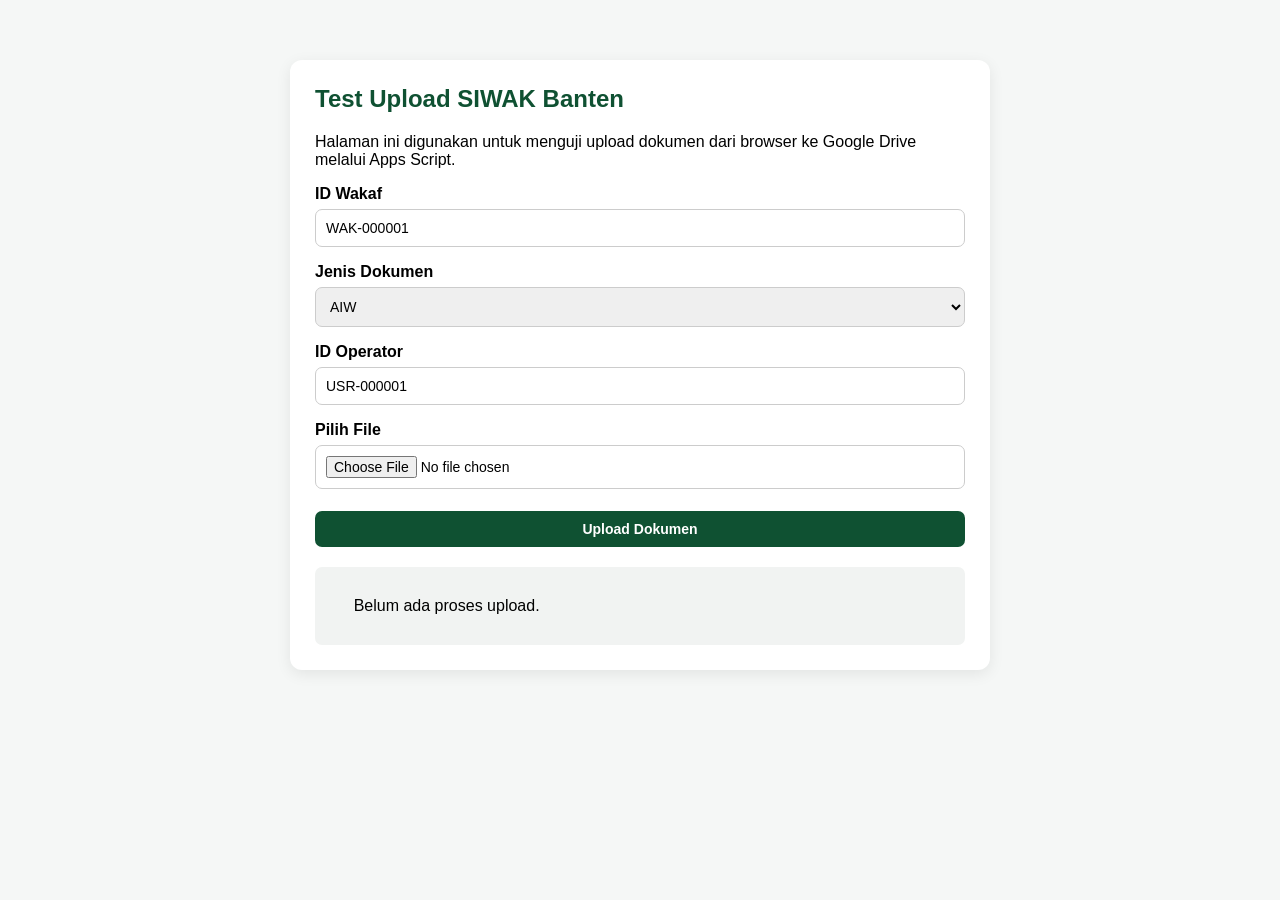
<file: test-api.html>
<!DOCTYPE html>
<html lang="id">

<head>
  <meta charset="UTF-8">
  <meta name="viewport" content="width=device-width, initial-scale=1.0">

  <title>Test Upload SIWAK Banten</title>

  <style>
    body {
      font-family: Arial, sans-serif;
      max-width: 700px;
      margin: 40px auto;
      padding: 20px;
      background: #f5f7f6;
    }

    .card {
      background: #ffffff;
      padding: 25px;
      border-radius: 12px;
      box-shadow: 0 4px 15px rgba(0, 0, 0, 0.08);
    }

    h2 {
      margin-top: 0;
      color: #0f5132;
    }

    label {
      display: block;
      margin-top: 16px;
      margin-bottom: 6px;
      font-weight: bold;
    }

    input,
    select,
    button {
      width: 100%;
      box-sizing: border-box;
      padding: 10px;
      border-radius: 7px;
      border: 1px solid #ccc;
      font-size: 14px;
    }

    button {
      margin-top: 22px;
      background: #0f5132;
      color: white;
      border: none;
      cursor: pointer;
      font-weight: bold;
    }

    button:hover {
      background: #0b3d25;
    }

    button:disabled {
      background: #999;
      cursor: not-allowed;
    }

    #status {
      margin-top: 20px;
      padding: 12px;
      background: #f1f3f2;
      border-radius: 7px;
      white-space: pre-wrap;
      word-break: break-word;
    }
  </style>
</head>

<body>

  <div class="card">

    <h2>Test Upload SIWAK Banten</h2>

    <p>
      Halaman ini digunakan untuk menguji upload dokumen
      dari browser ke Google Drive melalui Apps Script.
    </p>

    <label for="idWakaf">
      ID Wakaf
    </label>

    <input
      type="text"
      id="idWakaf"
      value="WAK-000001"
    >

    <label for="jenisDokumen">
      Jenis Dokumen
    </label>

    <select id="jenisDokumen">

      <option value="AIW">AIW</option>
      <option value="APAIW">APAIW</option>
      <option value="SERTIFIKAT">SERTIFIKAT</option>
      <option value="SURAT_UKUR">SURAT UKUR</option>
      <option value="AKTA">AKTA</option>
      <option value="SPPT">SPPT</option>
      <option value="PETA_BIDANG">PETA BIDANG</option>
      <option value="SURAT_PERNYATAAN">SURAT PERNYATAAN</option>
      <option value="DOKUMEN_PENDUKUNG">DOKUMEN PENDUKUNG</option>
      <option value="LAINNYA">LAINNYA</option>

    </select>

    <label for="idOperator">
      ID Operator
    </label>

    <input
      type="text"
      id="idOperator"
      value="USR-000001"
    >

    <label for="fileInput">
      Pilih File
    </label>

    <input
      type="file"
      id="fileInput"
    >

    <button
      id="uploadButton"
      onclick="uploadDokumen()"
    >
      Upload Dokumen
    </button>

    <div id="status">
      Belum ada proses upload.
    </div>

  </div>


  <script>

    const API_URL =
      'https://script.google.com/macros/s/AKfycbxNziYiLidgouOhoOVOkZP_gdr2ifXqAYwzmgfoSAPaRfIxCAD2NsgtK0r2S-l0noda/exec';


    async function uploadDokumen() {

      const idWakaf =
        document.getElementById('idWakaf').value.trim();

      const jenisDokumen =
        document.getElementById('jenisDokumen').value;

      const idOperator =
        document.getElementById('idOperator').value.trim();

      const fileInput =
        document.getElementById('fileInput');

      const file =
        fileInput.files[0];

      const status =
        document.getElementById('status');

      const button =
        document.getElementById('uploadButton');


      if (!idWakaf) {
        status.textContent =
          'ID Wakaf belum diisi.';
        return;
      }


      if (!idOperator) {
        status.textContent =
          'ID Operator belum diisi.';
        return;
      }


      if (!file) {
        status.textContent =
          'Silakan pilih file terlebih dahulu.';
        return;
      }


      button.disabled = true;

      button.textContent =
        'Mengupload...';


      status.textContent =
        'Membaca file...';


      try {

        const fileData =
          await readFileAsBase64(file);


        status.textContent =
          'Mengirim file ke server...';


        const payload = {

          action:
            'uploadDokumen',

          id_wakaf:
            idWakaf,

          jenis_dokumen:
            jenisDokumen,

          nama_file:
            file.name,

          fileData:
            fileData,

          id_operator:
            idOperator
        };


        const response =
          await fetch(
            API_URL,
            {
              method: 'POST',

              headers: {
                'Content-Type':
                  'text/plain;charset=utf-8'
              },

              body:
                JSON.stringify(payload)
            }
          );


        const result =
          await response.json();


        status.textContent =
          JSON.stringify(
            result,
            null,
            2
          );


        if (result.success) {

          button.textContent =
            'Upload Berhasil';

        } else {

          button.textContent =
            'Upload Gagal';

        }


      } catch (error) {

        console.error(error);

        status.textContent =
          'ERROR:\n' +
          error.message;

        button.textContent =
          'Upload Gagal';

      } finally {

        button.disabled = false;

      }

    }


    function readFileAsBase64(file) {

      return new Promise(
        function(resolve, reject) {

          const reader =
            new FileReader();


          reader.onload =
            function() {

              resolve(
                reader.result
              );

            };


          reader.onerror =
            function() {

              reject(
                new Error(
                  'Gagal membaca file.'
                )
              );

            };


          reader.readAsDataURL(file);

        }
      );

    }

  </script>

</body>

</html>
</file>
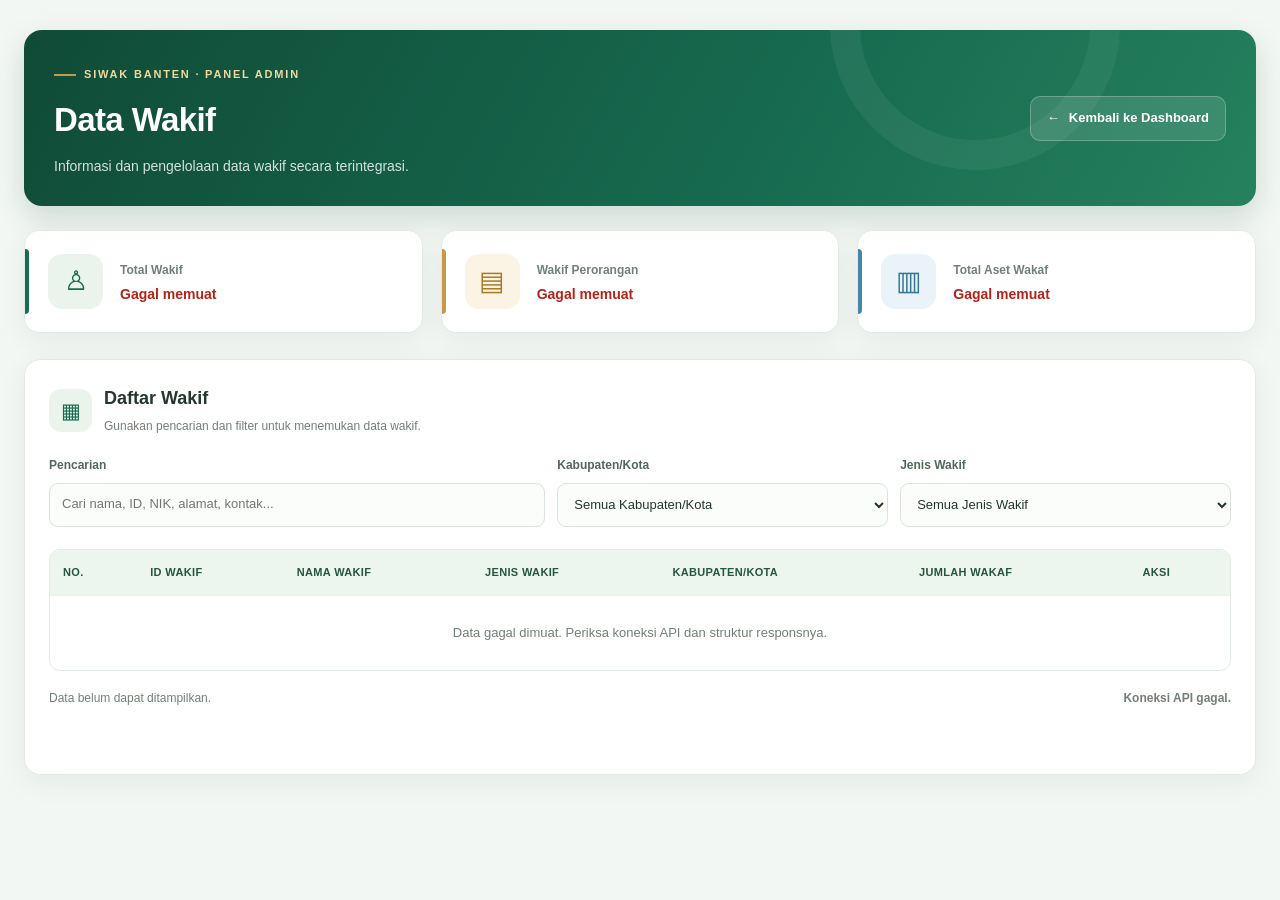
<file: admin/data-wakif.html>
<!DOCTYPE html>
<html lang="id">
<head>
  <meta charset="UTF-8">
  <meta name="viewport" content="width=device-width, initial-scale=1.0">
  <meta name="theme-color" content="#155b40">
  <title>Data Wakif - SIWAK Banten</title>

  <link rel="stylesheet" href="../css/style.css">

  <style>
    :root {
      --wakif-primary: #176b50;
      --wakif-primary-dark: #104b37;
      --wakif-primary-light: #eaf4ed;
      --wakif-gold: #c49a45;
      --wakif-text: #24372d;
      --wakif-muted: #718076;
      --wakif-border: #e2eae4;
      --wakif-bg: #f3f7f4;
      --wakif-white: #ffffff;
      --wakif-shadow: 0 8px 28px rgba(27, 67, 45, .065);
    }

    * {
      box-sizing: border-box;
    }

    body {
      margin: 0;
      background: var(--wakif-bg);
      color: var(--wakif-text);
      font-family: "Segoe UI", Arial, sans-serif;
    }

    button, input, select {
      font: inherit;
    }

    .wakif-page {
      width: min(1320px, 100%);
      margin: 0 auto;
      padding: 30px 24px 48px;
    }

    /* HEADER */
    .wakif-heading {
      position: relative;
      display: flex;
      justify-content: space-between;
      align-items: center;
      flex-wrap: wrap;
      gap: 20px;
      padding: 28px 30px;
      margin-bottom: 24px;
      overflow: hidden;
      border-radius: 18px;
      color: white;
      background: linear-gradient(
        120deg, #104b37 0%, #176b50 62%, #25815e 100%
      );
      box-shadow: 0 12px 30px rgba(16, 75, 55, .17);
    }

    .wakif-heading::after {
      content: "";
      position: absolute;
      width: 230px;
      height: 230px;
      right: 11%;
      top: -150px;
      border: 30px solid rgba(255, 255, 255, .055);
      border-radius: 50%;
      pointer-events: none;
    }

    .wakif-heading-content {
      position: relative;
      z-index: 1;
    }

    .wakif-kicker {
      display: inline-flex;
      align-items: center;
      gap: 8px;
      margin-bottom: 10px;
      color: #f0d89e;
      font-size: 11px;
      font-weight: 800;
      letter-spacing: 1.8px;
      text-transform: uppercase;
    }

    .wakif-kicker::before {
      content: "";
      width: 22px;
      height: 2px;
      background: var(--wakif-gold);
    }

    .wakif-heading h1 {
      margin: 0 0 8px;
      font-size: clamp(25px, 3vw, 33px);
      font-weight: 750;
      letter-spacing: -.6px;
    }

    .wakif-heading p {
      max-width: 570px;
      margin: 0;
      color: rgba(255, 255, 255, .82);
      font-size: 14px;
      line-height: 1.7;
    }

    .wakif-button {
      position: relative;
      z-index: 1;
      display: inline-flex;
      align-items: center;
      justify-content: center;
      gap: 9px;
      padding: 11px 16px;
      border: 1px solid rgba(255, 255, 255, .25);
      border-radius: 10px;
      background: rgba(255, 255, 255, .12);
      color: white;
      text-decoration: none;
      font-size: 13px;
      font-weight: 650;
      transition: .2s ease;
    }

    .wakif-button:hover {
      background: white;
      color: var(--wakif-primary-dark);
      transform: translateY(-2px);
    }

    /* RINGKASAN */
    .wakif-summary {
      display: grid;
      grid-template-columns: repeat(3, minmax(0, 1fr));
      gap: 18px;
      margin-bottom: 26px;
    }

    .wakif-summary-card {
      position: relative;
      display: flex;
      align-items: center;
      gap: 17px;
      min-width: 0;
      padding: 23px;
      overflow: hidden;
      background: white;
      border: 1px solid var(--wakif-border);
      border-radius: 15px;
      box-shadow: var(--wakif-shadow);
      transition: transform .2s ease, box-shadow .2s ease;
    }

    .wakif-summary-card:hover {
      transform: translateY(-3px);
      box-shadow: 0 13px 30px rgba(27, 67, 45, .10);
    }

    .wakif-summary-card::after {
      content: "";
      position: absolute;
      left: 0;
      top: 18px;
      bottom: 18px;
      width: 4px;
      border-radius: 0 4px 4px 0;
      background: var(--wakif-primary);
    }

    .wakif-summary-card:nth-child(2)::after {
      background: var(--wakif-gold);
    }

    .wakif-summary-card:nth-child(3)::after {
      background: #4288a5;
    }

    .wakif-summary-icon {
      display: flex;
      align-items: center;
      justify-content: center;
      flex: 0 0 55px;
      width: 55px;
      height: 55px;
      border-radius: 14px;
      background: var(--wakif-primary-light);
      color: var(--wakif-primary);
      font-size: 27px;
    }

    .wakif-summary-card:nth-child(2) .wakif-summary-icon {
      background: #fbf3e3;
      color: #a77b24;
    }

    .wakif-summary-card:nth-child(3) .wakif-summary-icon {
      background: #eaf3f8;
      color: #347695;
    }

    .wakif-summary-label {
      margin: 0 0 7px;
      color: var(--wakif-muted);
      font-size: 12px;
      font-weight: 650;
      line-height: 1.5;
    }

    .wakif-summary-number {
      margin: 0;
      color: var(--wakif-primary-dark);
      font-size: 30px;
      font-weight: 800;
      line-height: 1.15;
      overflow-wrap: anywhere;
    }

/* SPINNER DI DALAM CARD RINGKASAN */
.wakif-card-loading {
  display: flex;
  align-items: center;
  justify-content: center;
  min-height: 36px;
}

.wakif-spinner {
  width: 27px;
  height: 27px;
  border: 3px solid #dcebe0;
  border-top-color: var(--wakif-primary);
  border-radius: 50%;
  animation: wakif-spin .8s linear infinite;
}

@keyframes wakif-spin {
  to {
    transform: rotate(360deg);
  }
}
    /* PANEL DAN FILTER */
    .wakif-panel {
      min-width: 0;
      padding: 24px;
      background: white;
      border: 1px solid var(--wakif-border);
      border-radius: 16px;
      box-shadow: var(--wakif-shadow);
    }

    .wakif-panel-heading {
      display: flex;
      align-items: center;
      justify-content: space-between;
      flex-wrap: wrap;
      gap: 12px;
      margin-bottom: 20px;
    }

    .wakif-panel-title {
      display: flex;
      align-items: center;
      gap: 12px;
    }

    .wakif-panel-title-icon {
      display: flex;
      align-items: center;
      justify-content: center;
      width: 43px;
      height: 43px;
      flex: 0 0 43px;
      border-radius: 12px;
      background: var(--wakif-primary-light);
      color: var(--wakif-primary);
      font-size: 21px;
    }

    .wakif-panel-title h2 {
      margin: 0 0 4px;
      color: var(--wakif-text);
      font-size: 18px;
      font-weight: 750;
    }

    .wakif-panel-title p {
      margin: 0;
      color: var(--wakif-muted);
      font-size: 12px;
    }

    .wakif-toolbar {
      display: grid;
      grid-template-columns: minmax(220px, 1.5fr) repeat(2, minmax(155px, 1fr));
      gap: 12px;
      margin-bottom: 22px;
    }

    .wakif-field {
      position: relative;
      min-width: 0;
    }

    .wakif-field label {
      display: block;
      margin-bottom: 7px;
      color: #53675a;
      font-size: 12px;
      font-weight: 700;
    }

    .wakif-field input,
    .wakif-field select {
      width: 100%;
      min-width: 0;
      min-height: 44px;
      padding: 10px 12px;
      border: 1px solid #d9e3dc;
      border-radius: 9px;
      outline: none;
      background: #fbfdfb;
      color: var(--wakif-text);
      font-size: 13px;
      transition: border-color .2s, box-shadow .2s;
    }

    .wakif-field input:focus,
    .wakif-field select:focus {
      border-color: var(--wakif-primary);
      box-shadow: 0 0 0 3px rgba(23, 107, 80, .10);
      background: white;
    }

    /* TABEL */
    .wakif-table-wrap {
      width: 100%;
      overflow-x: auto;
      border: 1px solid var(--wakif-border);
      border-radius: 11px;
    }

    .wakif-table {
      width: 100%;
      min-width: 850px;
      border-collapse: separate;
      border-spacing: 0;
      font-size: 13px;
    }

    .wakif-table th,
    .wakif-table td {
      padding: 14px 13px;
      border-bottom: 1px solid #edf1ed;
      text-align: left;
      vertical-align: middle;
    }

    .wakif-table th {
      background: #edf5ef;
      color: #24573c;
      font-size: 11px;
      font-weight: 800;
      letter-spacing: .35px;
      white-space: nowrap;
      text-transform: uppercase;
    }

    .wakif-table tbody tr {
      transition: background .15s;
    }

    .wakif-table tbody tr:hover {
      background: #f3faf5;
    }

    .wakif-table tbody tr:last-child td {
      border-bottom: 0;
    }

    .wakif-id {
      color: var(--wakif-primary-dark);
      font-weight: 750;
      white-space: nowrap;
    }

    .wakif-nama {
      color: var(--wakif-text);
      font-weight: 650;
    }

    .wakif-detail-button {
      padding: 8px 12px;
      border: 1px solid #b9d8c4;
      border-radius: 8px;
      background: #eff8f1;
      color: #176b50;
      cursor: pointer;
      font-size: 12px;
      font-weight: 750;
      white-space: nowrap;
      transition: .2s;
    }

    .wakif-detail-button:hover {
      border-color: var(--wakif-primary);
      background: var(--wakif-primary);
      color: white;
    }

    .wakif-info {
      display: flex;
      justify-content: space-between;
      align-items: center;
      flex-wrap: wrap;
      gap: 10px;
      margin-top: 18px;
      color: var(--wakif-muted);
      font-size: 12px;
    }

    #statusWakif {
      font-weight: 650;
    }

    .wakif-pagination {
      display: flex;
      justify-content: flex-end;
      flex-wrap: wrap;
      gap: 6px;
      margin-top: 16px;
    }

    .wakif-pagination button {
      min-width: 37px;
      min-height: 36px;
      padding: 7px 10px;
      border: 1px solid #dbe5dd;
      border-radius: 8px;
      background: white;
      color: #344c3b;
      cursor: pointer;
      font-size: 12px;
      font-weight: 650;
      transition: .15s;
    }

    .wakif-pagination button:hover:not(:disabled) {
      border-color: var(--wakif-primary);
      color: var(--wakif-primary);
    }

    .wakif-pagination button.active {
      border-color: var(--wakif-primary);
      background: var(--wakif-primary);
      color: white;
    }

    .wakif-pagination button:disabled {
      opacity: .4;
      cursor: not-allowed;
    }

    .wakif-message {
      padding: 26px 12px !important;
      text-align: center !important;
      color: var(--wakif-muted);
      line-height: 1.7;
    }

    /* MODAL DETAIL */
    .wakif-modal {
      position: fixed;
      inset: 0;
      z-index: 9999;
      display: none;
      align-items: center;
      justify-content: center;
      padding: 20px;
      background: rgba(11, 35, 24, .63);
      backdrop-filter: blur(4px);
    }

    .wakif-modal.show {
      display: flex;
    }

    .wakif-modal-content {
      width: 100%;
      max-width: 900px;
      max-height: 88vh;
      overflow-y: auto;
      padding: 24px;
      border: 1px solid rgba(255, 255, 255, .6);
      border-radius: 17px;
      background: white;
      box-shadow: 0 24px 80px rgba(0, 0, 0, .22);
    }

    .wakif-modal-header {
      display: flex;
      justify-content: space-between;
      align-items: center;
      gap: 12px;
      margin-bottom: 16px;
      padding-bottom: 16px;
      border-bottom: 1px solid var(--wakif-border);
    }

    .wakif-modal-header h2 {
      margin: 0;
      color: var(--wakif-primary-dark);
      font-size: 21px;
    }

    .wakif-modal-subtitle {
      margin: 6px 0 0;
      color: var(--wakif-muted);
      font-size: 12px;
    }

    .wakif-close {
      display: flex;
      align-items: center;
      justify-content: center;
      width: 38px;
      height: 38px;
      flex: 0 0 38px;
      border: 0;
      border-radius: 10px;
      background: #edf4ef;
      color: var(--wakif-primary-dark);
      font-size: 25px;
      cursor: pointer;
    }

    .wakif-close:hover {
      background: #dcece0;
    }

    .wakif-detail-section {
      margin-top: 20px;
      padding: 17px;
      border: 1px solid var(--wakif-border);
      border-radius: 12px;
      background: white;
    }

    .wakif-detail-section h3 {
      margin: 0 0 14px;
      padding-left: 11px;
      border-left: 3px solid var(--wakif-gold);
      color: var(--wakif-primary-dark);
      font-size: 15px;
    }

    .wakif-detail-grid {
      display: grid;
      grid-template-columns: repeat(2, minmax(0, 1fr));
      gap: 12px;
    }

    .wakif-detail-item {
      min-width: 0;
      padding: 13px;
      border: 1px solid #edf1ed;
      border-radius: 10px;
      background: #f8faf8;
      overflow-wrap: anywhere;
    }

    .wakif-detail-item small {
      display: block;
      margin-bottom: 6px;
      color: var(--wakif-muted);
      font-size: 11px;
    }

    .wakif-detail-item strong {
      color: #294a35;
      font-size: 13px;
      overflow-wrap: anywhere;
      white-space: pre-wrap;
    }

    @media (max-width: 1050px) {
      .wakif-toolbar {
        grid-template-columns: repeat(2, minmax(0, 1fr));
      }
    }

    @media (max-width: 760px) {
      .wakif-page {
        padding: 20px 14px 32px;
      }

      .wakif-heading {
        padding: 23px 20px;
        border-radius: 14px;
      }

      .wakif-summary {
        grid-template-columns: 1fr;
        gap: 12px;
        margin-bottom: 20px;
      }

      .wakif-summary-card {
        padding: 18px;
      }

      .wakif-summary-number {
        font-size: 27px;
      }

      .wakif-panel {
        padding: 17px 13px;
      }

      .wakif-toolbar {
        grid-template-columns: 1fr;
        gap: 12px;
      }

      .wakif-panel-title h2 {
        font-size: 16px;
      }

      .wakif-modal {
        padding: 10px;
      }

      .wakif-modal-content {
        padding: 17px;
      }

      .wakif-detail-grid {
        grid-template-columns: 1fr;
      }
    }
  </style>
</head>

<body>
<main class="wakif-page">

  <!-- HEADER -->
  <header class="wakif-heading">
    <div class="wakif-heading-content">
      <div class="wakif-kicker">SIWAK Banten · Panel Admin</div>
      <h1>Data Wakif</h1>
      <p>Informasi dan pengelolaan data wakif secara terintegrasi.</p>
    </div>

    <a class="wakif-button" href="dashboard.html">
      <span aria-hidden="true">←</span>
      Kembali ke Dashboard
    </a>
  </header>

  <!-- RINGKASAN -->
  <section class="wakif-summary" aria-label="Ringkasan data wakif">
    <div class="wakif-summary-card">
      <div class="wakif-summary-icon" aria-hidden="true">♙</div>
      <div>
        <p class="wakif-summary-label">Total Wakif</p>
       
<p class="wakif-summary-number" id="summaryTotalWakif">
  <span class="wakif-card-loading">
    <span class="wakif-spinner" aria-label="Memuat data"></span>
  </span>
</p>

      </div>
    </div>

    <div class="wakif-summary-card">
      <div class="wakif-summary-icon" aria-hidden="true">▤</div>
      <div>
        <p class="wakif-summary-label">Wakif Perorangan</p>
        
<p class="wakif-summary-number" id="summaryPerorangan">
  <span class="wakif-card-loading">
    <span class="wakif-spinner" aria-label="Memuat data"></span>
  </span>
</p>
      </div>
    </div>

    <div class="wakif-summary-card">
      <div class="wakif-summary-icon" aria-hidden="true">▥</div>
      <div>
        <p class="wakif-summary-label">Total Aset Wakaf</p>
        
<p class="wakif-summary-number" id="summaryJumlahWakaf">
  <span class="wakif-card-loading">
    <span class="wakif-spinner" aria-label="Memuat data"></span>
  </span>
</p>
      </div>
    </div>
  </section>

  <!-- FILTER DAN TABEL -->
  <section class="wakif-panel">
    <div class="wakif-panel-heading">
      <div class="wakif-panel-title">
        <div class="wakif-panel-title-icon" aria-hidden="true">▦</div>
        <div>
          <h2>Daftar Wakif</h2>
          <p>Gunakan pencarian dan filter untuk menemukan data wakif.</p>
        </div>
      </div>
    </div>

    <div class="wakif-toolbar">
      <div class="wakif-field">
        <label for="searchWakif">Pencarian</label>
        <input id="searchWakif" type="search"
          placeholder="Cari nama, ID, NIK, alamat, kontak...">
      </div>

      <div class="wakif-field">
        <label for="filterKabKota">Kabupaten/Kota</label>
        <select id="filterKabKota">
          <option value="">Semua Kabupaten/Kota</option>
        </select>
      </div>

      <div class="wakif-field">
        <label for="filterJenisWakif">Jenis Wakif</label>
        <select id="filterJenisWakif">
          <option value="">Semua Jenis Wakif</option>
        </select>
      </div>
    </div>

    <div class="wakif-table-wrap">
      <table class="wakif-table">
        <thead>
          <tr>
            <th>No.</th>
            <th>ID Wakif</th>
            <th>Nama Wakif</th>
            <th>Jenis Wakif</th>
            <th>Kabupaten/Kota</th>
            <th>Jumlah Wakaf</th>
            <th>Aksi</th>
          </tr>
        </thead>
        <tbody id="dataWakifBody">
          <tr>
            <td colspan="7" class="wakif-message">Memuat data wakif...</td>
          </tr>
        </tbody>
      </table>
    </div>

    <div class="wakif-info">
      <span id="resultInfo">Menyiapkan data...</span>
      <span id="statusWakif"></span>
    </div>

    <div id="paginationWakif" class="wakif-pagination"></div>
  </section>
</main>

<!-- MODAL DETAIL WAKIF -->
<div class="wakif-modal" id="modalDetailWakif"
  role="dialog" aria-modal="true" aria-labelledby="judulDetailWakif">
  <div class="wakif-modal-content">
    <div class="wakif-modal-header">
      <div>
        <h2 id="judulDetailWakif">Detail Data Wakif</h2>
        <p class="wakif-modal-subtitle">
          Informasi lengkap wakif yang terdaftar di SIWAK Banten
        </p>
      </div>

      <button class="wakif-close" id="tutupDetailWakif"
        aria-label="Tutup" type="button">&times;</button>
    </div>

    <div id="isiDetailWakif">
      <div class="wakif-message">Pilih wakif untuk melihat detail.</div>
    </div>
  </div>
</div>

<script>
'use strict';

const SIWAK_API_URL =
  'https://script.google.com/macros/s/AKfycbxNziYiLidgouOhoOVOkZP_gdr2ifXqAYwzmgfoSAPaRfIxCAD2NsgtK0r2S-l0noda/exec';

const JUMLAH_PER_HALAMAN = 10;

let semuaDataWakif = [];
let dataTerfilterWakif = [];
let halamanWakif = 1;

const elemenWakif = {
  body: document.getElementById('dataWakifBody'),
  cari: document.getElementById('searchWakif'),
  kabKota: document.getElementById('filterKabKota'),
  jenis: document.getElementById('filterJenisWakif'),
  info: document.getElementById('resultInfo'),
  status: document.getElementById('statusWakif'),
  pagination: document.getElementById('paginationWakif'),
  modal: document.getElementById('modalDetailWakif'),
  isiDetail: document.getElementById('isiDetailWakif')
};

/* MEMBACA NILAI DARI API */
function nilaiWakif(objek, ...kunci) {
  for (const namaKunci of kunci) {
    if (
      objek &&
      objek[namaKunci] !== undefined &&
      objek[namaKunci] !== null &&
      objek[namaKunci] !== ''
    ) {
      return objek[namaKunci];
    }
  }

  return '-';
}

/* MENCEGAH TEKS DATA DITAFSIRKAN SEBAGAI HTML */
function teksAmanWakif(teks) {
  return String(teks ?? '-').replace(/[&<>"']/g, karakter => ({
    '&': '&amp;',
    '<': '&lt;',
    '>': '&gt;',
    '"': '&quot;',
    "'": '&#39;'
  })[karakter]);
}

/* FORMAT ANGKA */
function angkaWakif(nilai) {
  const angka = Number(nilai);

  return Number.isFinite(angka)
    ? angka.toLocaleString('id-ID')
    : '0';
}

/* RINGKASAN DATA */
function perbaruiRingkasanWakif() {
  const total = semuaDataWakif.length;

  const perorangan = semuaDataWakif.filter(d => {
    const jenis = String(
      nilaiWakif(d, 'jenisWakif', 'jenis_wakif')
    ).trim().toUpperCase();

    return jenis === 'PERORANGAN' || jenis === 'INDIVIDU';
  }).length;

  const totalAset = semuaDataWakif.reduce((jumlah, d) => {
    const nilaiJumlah = Number(
      nilaiWakif(d, 'jumlahWakaf', 'jumlah_wakaf')
    );

    return jumlah + (
      Number.isFinite(nilaiJumlah) && nilaiJumlah > 0
        ? nilaiJumlah
        : 0
    );
  }, 0);

  document.getElementById('summaryTotalWakif').textContent =
    angkaWakif(total);

  document.getElementById('summaryPerorangan').textContent =
    angkaWakif(perorangan);

  document.getElementById('summaryJumlahWakaf').textContent =
    angkaWakif(totalAset);
}

/* MEMBUAT PILIHAN FILTER */
function isiPilihanWakif(select, daftar, labelAwal) {
  const pilihanLama = select.value;
  select.replaceChildren();

  const opsiAwal = document.createElement('option');
  opsiAwal.value = '';
  opsiAwal.textContent = labelAwal;
  select.appendChild(opsiAwal);

  daftar.forEach(item => {
    const opsi = document.createElement('option');
    opsi.value = item;
    opsi.textContent = item;
    select.appendChild(opsi);
  });

  if (daftar.includes(pilihanLama)) {
    select.value = pilihanLama;
  }
}

function siapkanFilterWakif() {
  const daftarKabKota = [
    ...new Set(semuaDataWakif.map(d =>
      nilaiWakif(d, 'kabKota', 'kab_kota')
    ).filter(v => v !== '-'))
  ].sort((a, b) => a.localeCompare(b, 'id'));

  const daftarJenis = [
    ...new Set(semuaDataWakif.map(d =>
      nilaiWakif(d, 'jenisWakif', 'jenis_wakif')
    ).filter(v => v !== '-'))
  ].sort((a, b) => a.localeCompare(b, 'id'));

  isiPilihanWakif(
    elemenWakif.kabKota,
    daftarKabKota,
    'Semua Kabupaten/Kota'
  );

  isiPilihanWakif(
    elemenWakif.jenis,
    daftarJenis,
    'Semua Jenis Wakif'
  );
}

/* MENGAMBIL DATA DARI API */
async function loadDataWakif() {
  elemenWakif.status.textContent = 'Menghubungkan ke API...';

  try {
    
const token = sessionStorage.getItem('siwakToken');

if (!token) {
  throw new Error(
    'Sesi admin tidak ditemukan. Silakan login kembali.'
  );
}

const respons = await fetch(SIWAK_API_URL, {
  method: 'POST',
  body: JSON.stringify({
    action: 'dataWakifAdmin',
    token: token
  })
});

    if (!respons.ok) {
      throw new Error('HTTP ' + respons.status);
    }

    const hasil = await respons.json();

    if (!hasil.success) {
      throw new Error(
        hasil.message || 'API menolak permintaan.'
      );
    }

    const data = hasil.data?.data;

    if (!Array.isArray(data)) {
      throw new Error('Format data API tidak sesuai.');
    }

    semuaDataWakif = data;

    perbaruiRingkasanWakif();
    siapkanFilterWakif();
    terapkanFilterWakif();

   
  elemenWakif.status.textContent = 'Koneksi API berhasil.';
  } catch (error) {
    console.error('Gagal memuat data wakif:', error);

    // Hentikan spinner dan tampilkan pesan gagal di semua card
    [
      'summaryTotalWakif',
      'summaryPerorangan',
      'summaryJumlahWakaf'
    ].forEach(id => {
      const elemen = document.getElementById(id);
      elemen.textContent = 'Gagal memuat';
      elemen.style.fontSize = '14px';
      elemen.style.color = '#b42318';
    });

    elemenWakif.body.innerHTML =
      '<tr><td colspan="7" class="wakif-message">' +
      'Data gagal dimuat. Periksa koneksi API dan struktur responsnya.' +
      '</td></tr>';

    elemenWakif.info.textContent =
      'Data belum dapat ditampilkan.';

    elemenWakif.status.textContent =
      'Koneksi API gagal.';
  }
}

/* PENCARIAN DAN FILTER */
function terapkanFilterWakif() {
  const kata = elemenWakif.cari.value.trim().toLowerCase();
  const kab = elemenWakif.kabKota.value;
  const jenis = elemenWakif.jenis.value;

  dataTerfilterWakif = semuaDataWakif.filter(d => {
    const teksPencarian = [
      nilaiWakif(d, 'idWakif', 'id_wakif'),
      nilaiWakif(d, 'namaWakif', 'nama_wakif'),
      nilaiWakif(d, 'jenisWakif', 'jenis_wakif'),
      nilaiWakif(d, 'nik'),
      nilaiWakif(d, 'alamat'),
      nilaiWakif(d, 'kabKota', 'kab_kota'),
      nilaiWakif(d, 'kecamatan'),
      nilaiWakif(d, 'desaKelurahan', 'desa_kelurahan'),
      nilaiWakif(d, 'kontak'),
      nilaiWakif(d, 'keterangan'),
      nilaiWakif(d, 'jumlahWakaf', 'jumlah_wakaf')
    ].join(' ').toLowerCase();

    const cocokCari = teksPencarian.includes(kata);

    const cocokKab =
      !kab || nilaiWakif(d, 'kabKota', 'kab_kota') === kab;

    const cocokJenis =
      !jenis || nilaiWakif(d, 'jenisWakif', 'jenis_wakif') === jenis;

    return cocokCari && cocokKab && cocokJenis;
  });

  halamanWakif = 1;
  tampilkanTabelWakif();
}

/* MENAMPILKAN TABEL */
function tampilkanTabelWakif() {
  const total = dataTerfilterWakif.length;
  const totalHalaman = Math.ceil(total / JUMLAH_PER_HALAMAN);

  if (totalHalaman > 0 && halamanWakif > totalHalaman) {
    halamanWakif = totalHalaman;
  }

  if (totalHalaman === 0) {
    halamanWakif = 1;
  }

  const mulai = (halamanWakif - 1) * JUMLAH_PER_HALAMAN;

  const halamanData = dataTerfilterWakif.slice(
    mulai,
    mulai + JUMLAH_PER_HALAMAN
  );

  if (!halamanData.length) {
    elemenWakif.body.innerHTML =
      '<tr><td colspan="7" class="wakif-message">' +
      'Tidak ada data wakif yang sesuai.' +
      '</td></tr>';
  } else {
    elemenWakif.body.innerHTML = halamanData.map((d, indeks) => {
      const id = nilaiWakif(d, 'idWakif', 'id_wakif');

      return `
        <tr>
          <td>${mulai + indeks + 1}</td>
          <td>
            <span class="wakif-id">
              ${teksAmanWakif(id)}
            </span>
          </td>
          <td>
            <span class="wakif-nama">
              ${teksAmanWakif(
                nilaiWakif(d, 'namaWakif', 'nama_wakif')
              )}
            </span>
          </td>
          <td>${teksAmanWakif(
            nilaiWakif(d, 'jenisWakif', 'jenis_wakif')
          )}</td>
          <td>${teksAmanWakif(
            nilaiWakif(d, 'kabKota', 'kab_kota')
          )}</td>
          <td>${angkaWakif(
            nilaiWakif(d, 'jumlahWakaf', 'jumlah_wakaf')
          )}</td>
          <td>
            <button
              class="wakif-detail-button"
              type="button"
              data-id="${teksAmanWakif(id)}">
              Lihat Detail
            </button>
          </td>
        </tr>
      `;
    }).join('');
  }

  elemenWakif.info.textContent = total
    ? `Menampilkan ${mulai + 1}–${Math.min(
        mulai + halamanData.length, total
      )} dari ${total} data`
    : 'Menampilkan 0 data';

  tampilkanPaginationWakif(totalHalaman);
}

/* PAGINATION */
function tampilkanPaginationWakif(totalHalaman) {
  elemenWakif.pagination.replaceChildren();

  if (totalHalaman <= 1) {
    return;
  }

  function buatTombol(label, tujuan, aktif = false, nonaktif = false) {
    const tombol = document.createElement('button');

    tombol.type = 'button';
    tombol.textContent = label;
    tombol.disabled = nonaktif;

    if (aktif) {
      tombol.classList.add('active');
    }

    tombol.addEventListener('click', () => {
      halamanWakif = tujuan;
      tampilkanTabelWakif();
    });

    elemenWakif.pagination.appendChild(tombol);
  }

  buatTombol(
    '‹',
    halamanWakif - 1,
    false,
    halamanWakif === 1
  );

  for (let i = 1; i <= totalHalaman; i++) {
    buatTombol(String(i), i, i === halamanWakif);
  }

  buatTombol(
    '›',
    halamanWakif + 1,
    false,
    halamanWakif === totalHalaman
  );
}

/* DETAIL WAKIF */
function bukaDetailWakif(idWakif) {
  const data = semuaDataWakif.find(d =>
    String(nilaiWakif(d, 'idWakif', 'id_wakif')) === String(idWakif)
  );

  if (!data) {
    alert('Data wakif tidak ditemukan.');
    return;
  }

  function itemDetail(label, nilai) {
    if (
      nilai === undefined ||
      nilai === null ||
      nilai === ''
    ) {
      nilai = '-';
    }

    return `
      <div class="wakif-detail-item">
        <small>${teksAmanWakif(label)}</small>
        <strong>${teksAmanWakif(nilai)}</strong>
      </div>
    `;
  }

  function bagianDetail(judul, isi) {
    return `
      <section class="wakif-detail-section">
        <h3>${teksAmanWakif(judul)}</h3>
        <div class="wakif-detail-grid">
          ${isi}
        </div>
      </section>
    `;
  }

  const identitas = [
    itemDetail('ID Wakif',
      nilaiWakif(data, 'idWakif', 'id_wakif')),
    itemDetail('Nama Wakif',
      nilaiWakif(data, 'namaWakif', 'nama_wakif')),
    itemDetail('Jenis Wakif',
      nilaiWakif(data, 'jenisWakif', 'jenis_wakif')),
    itemDetail('NIK',
      nilaiWakif(data, 'nik')),
    itemDetail('Kontak',
      nilaiWakif(data, 'kontak'))
  ].join('');

  const lokasi = [
    itemDetail('Alamat',
      nilaiWakif(data, 'alamat')),
    itemDetail('Kabupaten/Kota',
      nilaiWakif(data, 'kabKota', 'kab_kota')),
    itemDetail('Kecamatan',
      nilaiWakif(data, 'kecamatan')),
    itemDetail('Desa/Kelurahan',
      nilaiWakif(data, 'desaKelurahan', 'desa_kelurahan'))
  ].join('');

  const administrasi = [
    itemDetail('Jumlah Aset Wakaf',
      angkaWakif(nilaiWakif(data, 'jumlahWakaf', 'jumlah_wakaf'))),
    itemDetail('Keterangan',
      nilaiWakif(data, 'keterangan')),
    itemDetail('Tanggal Input',
      nilaiWakif(data, 'tanggalInput', 'tanggal_input')),
    itemDetail('Tanggal Update',
      nilaiWakif(data, 'tanggalUpdate', 'tanggal_update')),
    itemDetail('ID Operator',
      nilaiWakif(data, 'idOperator', 'id_operator'))
  ].join('');

  document.getElementById('judulDetailWakif').textContent =
    'Detail Wakif — ' +
    nilaiWakif(data, 'namaWakif', 'nama_wakif');

  elemenWakif.isiDetail.innerHTML =
    bagianDetail('Identitas Wakif', identitas) +
    bagianDetail('Alamat dan Wilayah', lokasi) +
    bagianDetail('Informasi Administrasi', administrasi);

  elemenWakif.modal.classList.add('show');
}

/* EVENT PENCARIAN DAN FILTER */
elemenWakif.cari.addEventListener(
  'input', terapkanFilterWakif
);

elemenWakif.kabKota.addEventListener(
  'change', terapkanFilterWakif
);

elemenWakif.jenis.addEventListener(
  'change', terapkanFilterWakif
);

/* TOMBOL DETAIL */
elemenWakif.body.addEventListener('click', event => {
  const tombol = event.target.closest('.wakif-detail-button');

  if (!tombol) {
    return;
  }

  const idWakif = tombol.dataset.id;

  if (!idWakif || idWakif === '-') {
    alert('ID Wakif tidak ditemukan.');
    return;
  }

  bukaDetailWakif(idWakif);
});

/* MENUTUP MODAL */
function tutupModalWakif() {
  elemenWakif.modal.classList.remove('show');
}

document.getElementById('tutupDetailWakif')
  .addEventListener('click', tutupModalWakif);

elemenWakif.modal.addEventListener('click', event => {
  if (event.target === elemenWakif.modal) {
    tutupModalWakif();
  }
});

document.addEventListener('keydown', event => {
  if (event.key === 'Escape') {
    tutupModalWakif();
  }
});

/* MULAI MEMUAT DATA */
loadDataWakif();
</script>
</body>
</html>
</file>
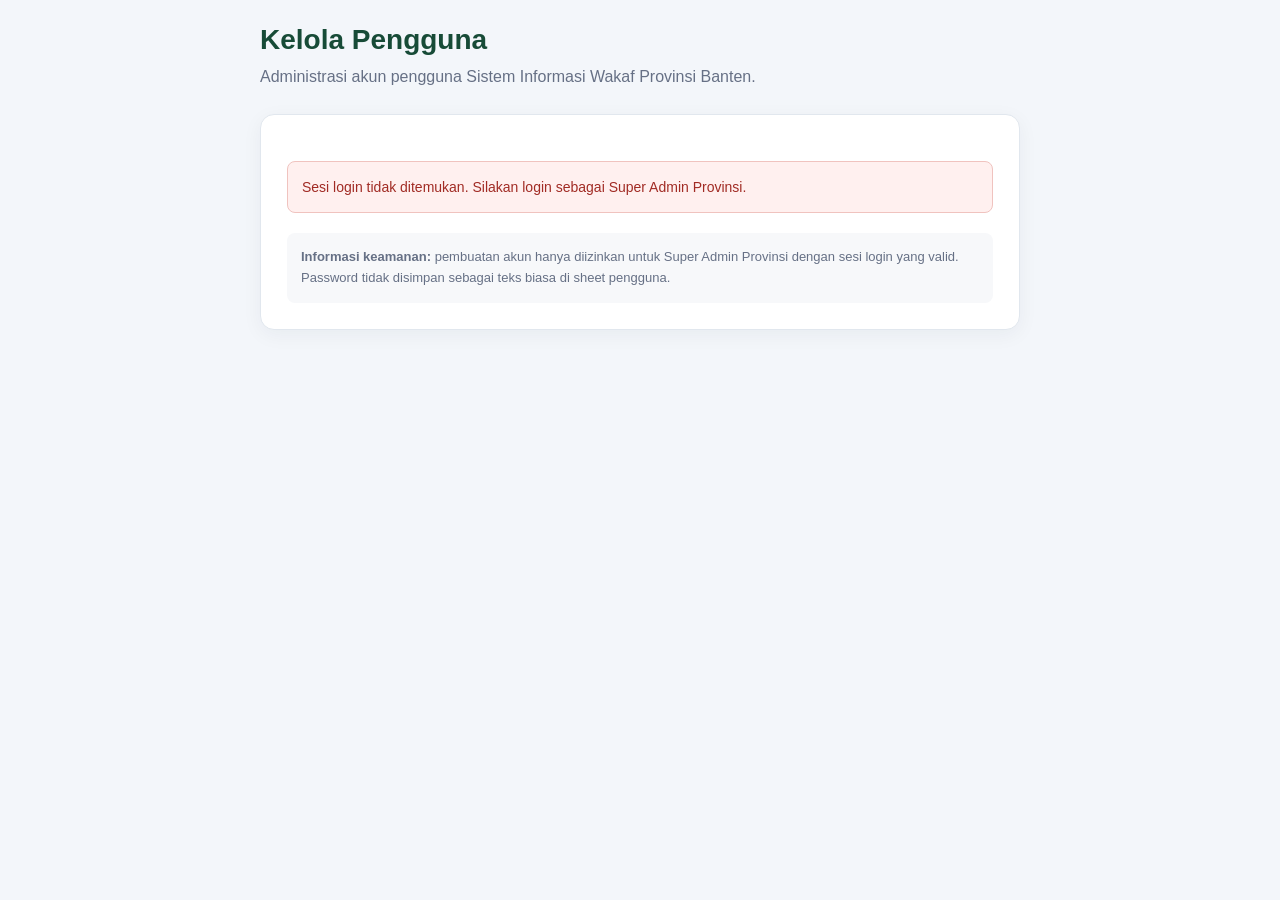
<file: admin/kelola-pengguna.html>
<!DOCTYPE html>
<html lang="id">
<head>
  <meta charset="UTF-8">
  <meta name="viewport" content="width=device-width, initial-scale=1">

  <title>Kelola Pengguna - SIWAK Banten</title>

  <style>
    * {
      box-sizing: border-box;
    }

    body {
      margin: 0;
      padding: 24px;
      background: #f3f6fa;
      color: #243247;
      font-family: Arial, sans-serif;
    }

    .container {
      width: 100%;
      max-width: 760px;
      margin: 0 auto;
    }

    .header {
      margin-bottom: 24px;
    }

    .header h1 {
      margin: 0 0 8px;
      color: #174b37;
      font-size: 28px;
    }

    .header p {
      margin: 0;
      color: #667085;
      line-height: 1.6;
    }

    .card {
      padding: 26px;
      background: #fff;
      border: 1px solid #e1e7ee;
      border-radius: 14px;
      box-shadow: 0 5px 20px rgba(20, 40, 60, 0.05);
    }

    .card h2 {
      margin: 0 0 8px;
      font-size: 20px;
    }

    .description {
      margin: 0 0 24px;
      color: #667085;
      font-size: 14px;
      line-height: 1.6;
    }

    .form-group {
      margin-bottom: 18px;
    }

    label {
      display: block;
      margin-bottom: 8px;
      font-size: 14px;
      font-weight: 600;
    }

    input,
    select {
      display: block;
      width: 100%;
      min-height: 44px;
      padding: 10px 12px;
      border: 1px solid #ccd5df;
      border-radius: 8px;
      background: #fff;
      color: #243247;
      font-size: 15px;
    }

    input:focus,
    select:focus {
      outline: 2px solid #b7d8c8;
      border-color: #24734f;
    }

    .hint {
      display: block;
      margin-top: 6px;
      color: #667085;
      font-size: 12px;
      line-height: 1.5;
    }

    .actions {
      display: flex;
      flex-wrap: wrap;
      gap: 10px;
      margin-top: 26px;
    }

    button,
    .back-link {
      display: inline-block;
      padding: 12px 18px;
      border: 0;
      border-radius: 8px;
      font-size: 14px;
      font-weight: 600;
      text-align: center;
      text-decoration: none;
      cursor: pointer;
    }

    .btn-primary {
      background: #176b46;
      color: #fff;
    }

    .btn-primary:hover {
      background: #105637;
    }

    .btn-primary:disabled {
      opacity: 0.6;
      cursor: not-allowed;
    }

    .back-link {
      background: #edf1f5;
      color: #344054;
    }

    .message {
      display: none;
      margin-top: 20px;
      padding: 14px;
      border-radius: 8px;
      font-size: 14px;
      line-height: 1.6;
      overflow-wrap: anywhere;
    }

    .message.success {
      display: block;
      background: #e8f6ed;
      color: #17643a;
      border: 1px solid #b8e1c6;
    }

    .message.error {
      display: block;
      background: #fff0ef;
      color: #a12b24;
      border: 1px solid #f0c3bf;
    }

    .message.info {
      display: block;
      background: #edf5ff;
      color: #1d4e89;
      border: 1px solid #c8dcf5;
    }

    .security-note {
      margin-top: 20px;
      padding: 14px;
      background: #f7f8fa;
      border-radius: 8px;
      color: #667085;
      font-size: 13px;
      line-height: 1.6;
    }

    [hidden] {
      display: none !important;
    }

    @media (max-width: 600px) {
      body {
        padding: 14px;
      }

      .card {
        padding: 18px;
      }

      .header h1 {
        font-size: 23px;
      }

      .actions button,
      .actions .back-link {
        width: 100%;
      }
    }
  </style>
</head>

<body>
  <main class="container">

    <header class="header">
      <h1>Kelola Pengguna</h1>
      <p>
        Administrasi akun pengguna Sistem Informasi Wakaf
        Provinsi Banten.
      </p>
    </header>

    <section class="card">
      <div id="statusAkses" class="message info">
        Memeriksa sesi Super Admin...
      </div>

      <div id="areaForm" hidden>
        <h2>Buat Akun Admin Kabupaten/Kota</h2>

        <p class="description">
          Isi data akun admin daerah. Setiap akun hanya dapat
          ditetapkan pada satu Kabupaten/Kota.
        </p>

        <form id="formAdmin">

          <div class="form-group">
            <label for="kodeWilayah">Kabupaten/Kota *</label>

            <select id="kodeWilayah" name="kodeWilayah" required>
              <option value="">Pilih Kabupaten/Kota</option>
              <option value="3601">Kabupaten Pandeglang</option>
              <option value="3602">Kabupaten Lebak</option>
              <option value="3603">Kabupaten Tangerang</option>
              <option value="3604">Kabupaten Serang</option>
              <option value="3671">Kota Tangerang</option>
              <option value="3672">Kota Cilegon</option>
              <option value="3673">Kota Serang</option>
              <option value="3674">Kota Tangerang Selatan</option>
            </select>
          </div>

          <div class="form-group">
            <label for="username">Username *</label>

            <input
              type="text"
              id="username"
              name="username"
              minlength="4"
              maxlength="30"
              pattern="[a-z0-9._-]{4,30}"
              autocomplete="off"
              placeholder="Contoh: admin_kota_serang"
              required
            >

            <small class="hint">
              Gunakan 4–30 karakter: huruf kecil, angka,
              titik, garis bawah, atau tanda hubung.
            </small>
          </div>

          <div class="form-group">
            <label for="password">Password Awal *</label>

            <input
              type="password"
              id="password"
              name="password"
              minlength="8"
              autocomplete="new-password"
              placeholder="Minimal 8 karakter"
              required
            >

            <small class="hint">
              Admin daerah diwajibkan mengganti password
              setelah akun dibuat.
            </small>
          </div>

          <div class="form-group">
            <label for="email">Email (opsional)</label>

            <input
              type="email"
              id="email"
              name="email"
              autocomplete="email"
              placeholder="admin@contoh.go.id"
            >
          </div>

          <div class="actions">
            <button
              type="submit"
              id="btnBuatAkun"
              class="btn-primary"
            >
              Buat Akun Admin
            </button>

            <a href="dashboard.html" class="back-link">
              Kembali ke Dashboard
            </a>
          </div>
        </form>

        <div
          id="hasilPembuatan"
          class="message"
          role="status"
          aria-live="polite"
        ></div>
      </div>

      <div class="security-note">
        <strong>Informasi keamanan:</strong>
        pembuatan akun hanya diizinkan untuk Super Admin Provinsi
        dengan sesi login yang valid. Password tidak disimpan
        sebagai teks biasa di sheet pengguna.
      </div>
    </section>
  </main>

  <script>
    const SIWAK_API_URL =
      'https://script.google.com/macros/s/AKfycbxNziYiLidgouOhoOVOkZP_gdr2ifXqAYwzmgfoSAPaRfIxCAD2NsgtK0r2S-l0noda/exec';

    const statusAkses = document.getElementById('statusAkses');
    const areaForm = document.getElementById('areaForm');
    const formAdmin = document.getElementById('formAdmin');
    const btnBuatAkun = document.getElementById('btnBuatAkun');
    const hasilPembuatan = document.getElementById('hasilPembuatan');

    function tampilkanPesan(elemen, pesan, jenis) {
      elemen.textContent = pesan;
      elemen.className = 'message ' + jenis;
    }

    async function kirimKeAPI(data) {
      const response = await fetch(SIWAK_API_URL, {
        method: 'POST',
        headers: {
          'Content-Type': 'text/plain;charset=utf-8'
        },
        body: JSON.stringify(data)
      });

      if (!response.ok) {
        throw new Error('Server API memberikan respons HTTP ' + response.status);
      }

      return await response.json();
    }

    async function periksaAkses() {
      const token = sessionStorage.getItem('siwakToken');

      if (!token) {
        tampilkanPesan(
          statusAkses,
          'Sesi login tidak ditemukan. Silakan login sebagai Super Admin Provinsi.',
          'error'
        );
        return;
      }

      try {
        const hasil = await kirimKeAPI({
          action: 'verifikasiAdmin',
          token: token
        });

        if (!hasil.success) {
          tampilkanPesan(
            statusAkses,
            hasil.message || 'Sesi login tidak valid.',
            'error'
          );
          return;
        }

        if (
          !hasil.pengguna ||
          hasil.pengguna.role !== 'SUPER_ADMIN_PROVINSI'
        ) {
          tampilkanPesan(
            statusAkses,
            'Akses ditolak. Halaman ini hanya untuk Super Admin Provinsi.',
            'error'
          );
          return;
        }

        statusAkses.hidden = true;
        areaForm.hidden = false;

      } catch (error) {
        tampilkanPesan(
          statusAkses,
          'Gagal memverifikasi sesi. Periksa koneksi internet lalu muat ulang halaman.',
          'error'
        );
      }
    }

    formAdmin.addEventListener('submit', async function(event) {
      event.preventDefault();

      const token = sessionStorage.getItem('siwakToken');

      if (!token) {
        tampilkanPesan(
          hasilPembuatan,
          'Sesi login tidak ditemukan. Silakan login kembali.',
          'error'
        );
        return;
      }

      const dataAdmin = {
        username: document.getElementById('username').value.trim().toLowerCase(),
        password: document.getElementById('password').value,
        kodeWilayah: document.getElementById('kodeWilayah').value,
        email: document.getElementById('email').value.trim()
      };

      if (!dataAdmin.kodeWilayah) {
        tampilkanPesan(
          hasilPembuatan,
          'Silakan pilih Kabupaten/Kota.',
          'error'
        );
        return;
      }

      const konfirmasi = confirm(
        'Buat akun Admin untuk wilayah yang dipilih? Pastikan username dan wilayah sudah benar.'
      );

      if (!konfirmasi) return;

      btnBuatAkun.disabled = true;
      btnBuatAkun.textContent = 'Memproses...';
      hasilPembuatan.className = 'message';
      hasilPembuatan.textContent = '';

      try {
        const hasil = await kirimKeAPI({
          action: 'buatAkunAdminKabKota',
          token: token,
          dataAdmin: dataAdmin
        });

        if (hasil.success) {
          tampilkanPesan(
            hasilPembuatan,
            hasil.message +
              ' Username: ' + hasil.pengguna.username +
              '. Kode wilayah: ' + hasil.pengguna.kodeWilayah +
              '. Status akun: ' + hasil.pengguna.statusAkun +
              '.',
            'success'
          );

          formAdmin.reset();
        } else {
          tampilkanPesan(
            hasilPembuatan,
            hasil.message || 'Akun gagal dibuat.',
            'error'
          );
        }

      } catch (error) {
        tampilkanPesan(
          hasilPembuatan,
          'Permintaan gagal atau respons API tidak dapat dibaca. Periksa koneksi dan status API sebelum mencoba kembali.',
          'error'
        );
      } finally {
        btnBuatAkun.disabled = false;
        btnBuatAkun.textContent = 'Buat Akun Admin';
      }
    });

    periksaAkses();
  </script>
</body>
</html>
</file>
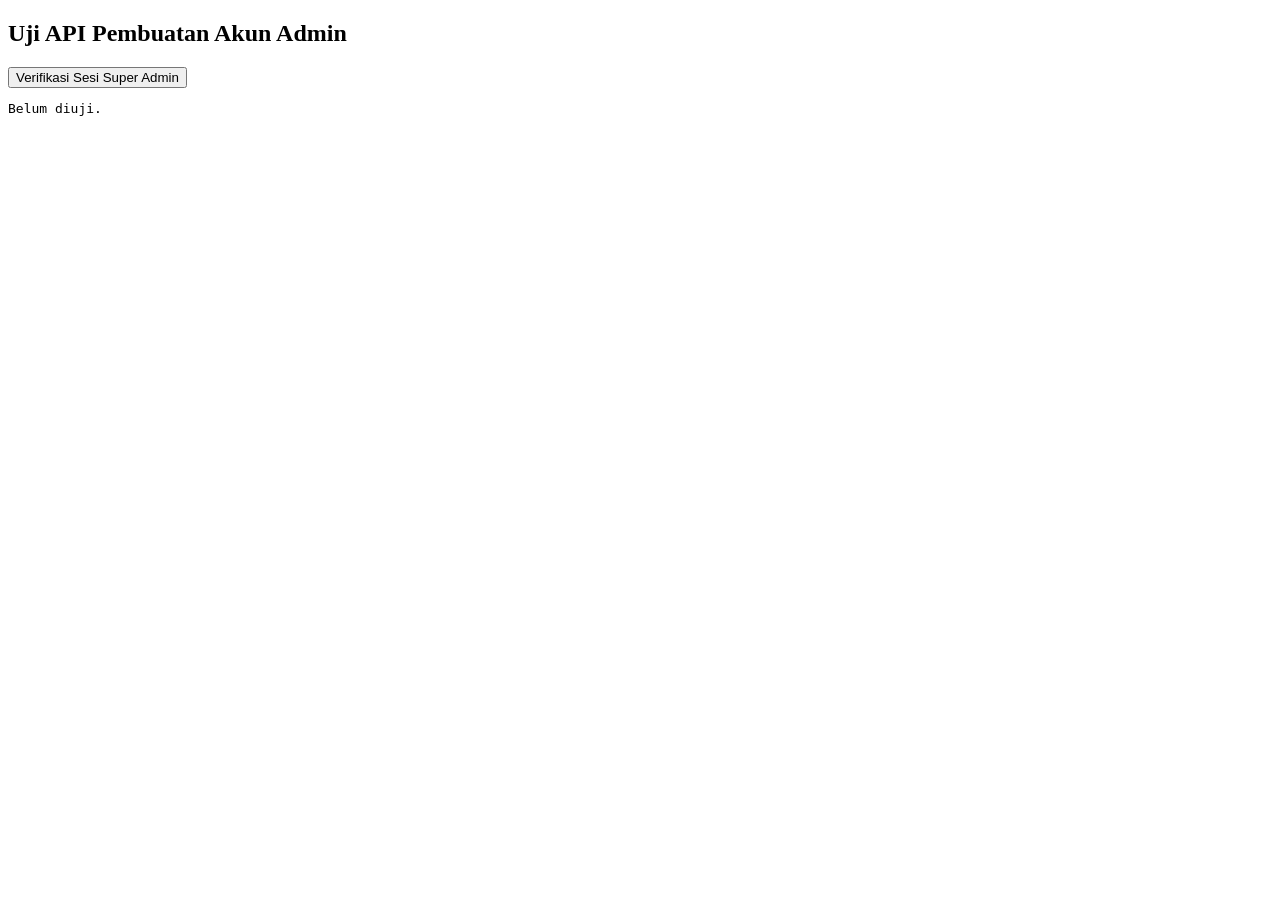
<file: admin/uji-api-admin.html>
<!DOCTYPE html>
<html lang="id">
<head>
  <meta charset="UTF-8">
  <meta name="viewport" content="width=device-width, initial-scale=1">
  <title>Uji API Admin SIWAK</title>
</head>
<body>
  <h2>Uji API Pembuatan Akun Admin</h2>
  <button id="ujiButton" type="button">Verifikasi Sesi Super Admin</button>
  <pre id="hasil">Belum diuji.</pre>

  <script>
    const SIWAK_API_URL =
      'https://script.google.com/macros/s/AKfycbxNziYiLidgouOhoOVOkZP_gdr2ifXqAYwzmgfoSAPaRfIxCAD2NsgtK0r2S-l0noda/exec';

    document.getElementById('ujiButton').addEventListener('click', async function() {
      const areaHasil = document.getElementById('hasil');
      areaHasil.textContent = 'Mengirim permintaan...';

      try {
        const response = await fetch(SIWAK_API_URL, {
          method: 'POST',
          headers: {
            'Content-Type': 'text/plain;charset=utf-8'
          },
          
body: JSON.stringify({
  action: 'verifikasiAdmin',
  token: sessionStorage.getItem('siwakToken') || ''
})
        });

        const hasil = await response.json();
        areaHasil.textContent = JSON.stringify(hasil, null, 2);
      } catch (error) {
        areaHasil.textContent =
          'Permintaan gagal: ' + error.message;
      }
    });
  </script>
</body>
</html>
</file>
<file: css/style.css>
/* =========================================================
   SIWAK BANTEN
   MASTER STYLE
   Elegant • Minimal • Modern • Kemenag
========================================================= */


/* =========================================================
   ROOT
========================================================= */

:root {
  --green-950: #073b27;
  --green-900: #0b4f35;
  --green-800: #12603f;
  --green-700: #16734b;
  --green-600: #21865a;

  --green-100: #eaf5ef;
  --green-50: #f5faf7;

  --gold-700: #9a7437;
  --gold-600: #b28a4a;
  --gold-500: #cdb082;
  --gold-100: #f5eee2;

  --text-main: #20352c;
  --text-muted: #6b7b73;
  --text-light: #8b9892;

  --surface: #ffffff;
  --surface-soft: #f7faf8;
  --surface-green: #edf6f1;

  --border: #e2e9e5;
  --border-green: #d4e5dc;

  --shadow-sm: 0 4px 18px rgba(20, 60, 45, 0.06);
  --shadow-md: 0 12px 35px rgba(20, 60, 45, 0.09);
  --shadow-lg: 0 22px 55px rgba(20, 60, 45, 0.12);

  --radius-sm: 8px;
  --radius-md: 14px;
  --radius-lg: 22px;

  --container: 1180px;
}


/* =========================================================
   RESET
========================================================= */

* {
  box-sizing: border-box;
}

html {
  scroll-behavior: smooth;
}

body {
  margin: 0;
  font-family:
    Inter,
    "Segoe UI",
    Roboto,
    Arial,
    sans-serif;

  color: var(--text-main);
  background:
    linear-gradient(
      180deg,
      #f8fbf9 0%,
      #ffffff 38%,
      #f8fbf9 100%
    );

  line-height: 1.6;
}

img {
  max-width: 100%;
  display: block;
}

a {
  color: inherit;
  text-decoration: none;
}

button,
input,
select,
textarea {
  font: inherit;
}


/* =========================================================
   HEADER
========================================================= */

.site-header {
  position: sticky;
  top: 0;
  z-index: 1000;

  background: rgba(255, 255, 255, 0.96);
  border-bottom: 1px solid rgba(212, 229, 220, 0.9);

  backdrop-filter: blur(14px);
  -webkit-backdrop-filter: blur(14px);
}

.header-inner {
  width: min(var(--container), calc(100% - 40px));
  min-height: 78px;
  margin: auto;

  display: flex;
  align-items: center;
  justify-content: space-between;

  gap: 30px;
}


/* =========================================================
   BRAND
========================================================= */

.brand {
  display: flex;
  align-items: center;
  gap: 12px;

  min-width: 230px;
}

.brand-logo {
  width: 45px;
  height: 45px;

  display: flex;
  align-items: center;
  justify-content: center;
}

.brand-logo img {
  width: 45px;
  height: 45px;
  object-fit: contain;
}

.brand-title {
  color: var(--green-900);

  font-size: 16px;
  font-weight: 800;
  letter-spacing: 0.03em;
}

.brand-subtitle {
  margin-top: -2px;

  color: var(--text-muted);

  font-size: 10.5px;
  font-weight: 500;
}


/* =========================================================
   NAVIGATION
========================================================= */

.main-nav {
  display: flex;
  align-items: center;
  justify-content: flex-end;

  gap: 3px;
}

.nav-link {
  min-height: 40px;
  padding: 8px 12px;

  display: inline-flex;
  align-items: center;
  justify-content: center;

  border: 0;
  border-radius: 9px;

  background: transparent;
  color: #40544b;

  font-size: 12px;
  font-weight: 650;

  cursor: pointer;

  transition:
    background 0.2s ease,
    color 0.2s ease,
    transform 0.2s ease;
}

.nav-link:hover {
  background: var(--green-50);
  color: var(--green-900);
}

.nav-link.active {
  background: var(--green-100);
  color: var(--green-900);
  font-weight: 750;
}

.nav-login {
  margin-left: 8px;

  padding-left: 16px;
  padding-right: 16px;

  background: var(--green-900);
  color: white;

  box-shadow: 0 5px 15px rgba(11, 79, 53, 0.16);
}

.nav-login:hover {
  background: var(--green-800);
  color: white;
  transform: translateY(-1px);
}


/* =========================================================
   DROPDOWN
========================================================= */

.nav-dropdown {
  position: relative;
}

.nav-dropdown-toggle {
  gap: 6px;
}

.dropdown-arrow {
  font-size: 13px;
  line-height: 1;
  color: var(--text-muted);
}

.nav-dropdown-menu {
  position: absolute;
  top: calc(100% + 8px);
  left: 0;

  min-width: 210px;
  padding: 8px;

  background: rgba(255, 255, 255, 0.98);

  border: 1px solid var(--border);
  border-radius: 13px;

  box-shadow: var(--shadow-md);

  opacity: 0;
  visibility: hidden;
  transform: translateY(-5px);

  transition:
    opacity 0.18s ease,
    transform 0.18s ease,
    visibility 0.18s ease;
}

.nav-dropdown:hover .nav-dropdown-menu,
.nav-dropdown:focus-within .nav-dropdown-menu {
  opacity: 1;
  visibility: visible;
  transform: translateY(0);
}

.nav-dropdown-menu a {
  display: block;

  padding: 9px 11px;

  border-radius: 8px;

  color: #40544b;

  font-size: 12px;
  font-weight: 550;
}

.nav-dropdown-menu a:hover {
  background: var(--green-50);
  color: var(--green-900);
}



/* =========================================================
   MOBILE MENU
========================================================= */

.mobile-menu-toggle {
  display: none;
  width: 40px;
  height: 40px;
  border: 1px solid var(--border);
  border-radius: 9px;
  background: #ffffff;
  color: #14532d;
  font-size: 24px;
  font-weight: 700;
  line-height: 1;
  cursor: pointer;
}


/* =========================================================
   MAIN
========================================================= */

.main-content {
  width: min(var(--container), calc(100% - 40px));
  margin: auto;
}


/* =========================================================
   HERO
========================================================= */

.siwak-hero {
  position: relative;

  min-height: 500px;

  margin: 28px 0 55px;
  padding: 70px 65px;

  display: grid;
  grid-template-columns: 1.2fr 0.8fr;
  align-items: center;

  overflow: hidden;

  border-radius: 28px;

    background:
    radial-gradient(
      circle at 85% 20%,
      rgba(236, 167, 38, 0.14),
      transparent 30%
    ),
    linear-gradient(
      135deg,
      #e5f2f0 0%,
      #f7faf9 55%,
      #edf5f4 100%
    );
   
  border: 1px solid var(--border-green);
  box-shadow: var(--shadow-lg);
}

.siwak-hero::before {
  content: "";

  position: absolute;

  width: 320px;
  height: 320px;

  right: -120px;
  bottom: -150px;

  border-radius: 50%;

  border: 1px solid rgba(18, 96, 63, 0.10);
}

.siwak-hero-content {
  position: relative;
  z-index: 2;

  max-width: 680px;
}

.page-kicker {
  margin-bottom: 9px;

    color: #c58a16;

  font-size: 10px;
  font-weight: 800;

  letter-spacing: 0.16em;
}

.siwak-hero h1 {
  max-width: 650px;

  margin: 0 0 18px;

     color: #164e4e;
   
  font-size: clamp(36px, 4.2vw, 58px);
  line-height: 1.08;

  letter-spacing: -0.035em;
}

.siwak-hero h1 span {
  display: block;

  color: #127776;
}

.siwak-hero p {
  max-width: 600px;

  margin: 0;

  color: var(--text-muted);

  font-size: 16px;
  line-height: 1.8;
}

.hero-actions {
  margin-top: 28px;

  display: flex;
  flex-wrap: wrap;
  gap: 11px;
}


/* =========================================================
   HERO VISUAL
========================================================= */

.siwak-hero-visual {
  position: relative;

  display: flex;
  align-items: center;
  justify-content: center;

  min-height: 320px;
}

.hero-logo-card {
  position: relative;

  width: 260px;
  min-height: 285px;

  padding: 28px;

  display: flex;
  flex-direction: column;
  align-items: center;
  justify-content: center;

  text-align: center;

  background: rgba(255, 255, 255, 0.82);

  border: 1px solid rgba(255, 255, 255, 0.9);
  border-radius: 24px;

  box-shadow: 0 20px 50px rgba(20, 60, 45, 0.10);
}

.hero-logo-circle {
  width: 125px;
  height: 125px;

  margin-bottom: 22px;

  padding: 16px;

  display: flex;
  align-items: center;
  justify-content: center;

  border-radius: 50%;

  background: white;

  border: 1px solid var(--border);
  box-shadow: var(--shadow-sm);
}

.hero-logo-circle img {
  width: 100%;
  height: 100%;
  object-fit: contain;
}

.hero-logo-title {
  color: var(--green-900);

  font-size: 19px;
  font-weight: 800;

  letter-spacing: 0.05em;
}

.hero-logo-text {
  margin-top: 3px;

  color: var(--text-muted);

  font-size: 11px;
}


/* =========================================================
   BUTTON
========================================================= */

.btn {
  min-height: 43px;

  padding: 10px 18px;

  display: inline-flex;
  align-items: center;
  justify-content: center;

  border-radius: 9px;

  font-size: 12px;
  font-weight: 700;

  transition:
    transform 0.2s ease,
    box-shadow 0.2s ease,
    background 0.2s ease;
}

.btn:hover {
  transform: translateY(-1px);
}

.btn-primary {
  background: var(--green-900);
  color: white;

  box-shadow: 0 7px 20px rgba(11, 79, 53, 0.16);
}

.btn-primary:hover {
  background: var(--green-800);
  color: white;
}

.btn-secondary {
  background: rgba(255, 255, 255, 0.8);

  color: var(--green-900);

  border: 1px solid var(--border-green);
}

.btn-secondary:hover {
  background: white;
}


/* =========================================================
   SECTION HEADING
========================================================= */

.section-heading {
  margin-bottom: 24px;

  display: flex;
  align-items: flex-end;
  justify-content: space-between;

  gap: 30px;
}

.section-heading h2 {
  margin: 0;

  color: var(--green-950);

  font-size: 27px;
  line-height: 1.2;

  letter-spacing: -0.02em;
}

.section-heading p {
  max-width: 440px;

  margin: 0;

  color: var(--text-muted);

  font-size: 13px;
  line-height: 1.7;
}


/* =========================================================
   PUBLIC STATISTICS
========================================================= */

.public-stat-section {
  padding: 25px 0 65px;
}

.public-stat-grid {
  display: grid;
  grid-template-columns: repeat(3, 1fr);

  gap: 16px;
}

.public-stat-card {
  min-height: 120px;

  padding: 22px;

  display: flex;
  align-items: center;

  gap: 16px;

  background: white;

  border: 1px solid var(--border);
  border-radius: var(--radius-md);

  box-shadow: var(--shadow-sm);

  transition:
    transform 0.2s ease,
    box-shadow 0.2s ease;
}

.public-stat-card:hover {
  transform: translateY(-3px);
  box-shadow: var(--shadow-md);
}

.public-stat-icon {
  width: 48px;
  height: 48px;

  flex-shrink: 0;

  display: flex;
  align-items: center;
  justify-content: center;

  border-radius: 13px;

  background: var(--green-100);

  color: var(--green-900);

  font-size: 13px;
  font-weight: 800;
}

.public-stat-number {
  color: var(--green-950);

  font-size: 28px;
  font-weight: 800;

  line-height: 1.1;
}

.public-stat-label {
  margin-top: 4px;

  color: var(--text-muted);

  font-size: 12px;
}


/* =========================================================
   MAP
========================================================= */

.public-map-section {
  margin: 10px 0 65px;
}

.map-preview-card {
  min-height: 350px;

  padding: 18px;

  background:
    linear-gradient(
      135deg,
      #edf6f1,
      #f8faf8
    );

  border: 1px solid var(--border-green);
  border-radius: var(--radius-lg);

  box-shadow: var(--shadow-sm);
}

.map-placeholder {
  min-height: 310px;

  display: flex;
  flex-direction: column;
  align-items: center;
  justify-content: center;

  text-align: center;

  border: 1px dashed #c7dbd0;
  border-radius: 17px;

  background:
    radial-gradient(
      circle at center,
      rgba(255,255,255,0.9),
      rgba(245,250,247,0.7)
    );
}

.map-placeholder-icon {
  width: 56px;
  height: 56px;

  margin-bottom: 14px;

  display: flex;
  align-items: center;
  justify-content: center;

  border-radius: 50%;

  background: var(--green-100);

  color: var(--green-900);

  font-size: 25px;
}

.map-placeholder h3 {
  margin: 0 0 5px;

  color: var(--green-900);

  font-size: 19px;
}

.map-placeholder p {
  max-width: 400px;

  margin: 0 0 20px;

  color: var(--text-muted);

  font-size: 12px;
}


/* =========================================================
   UTILIZATION
========================================================= */

.public-utilization-section {
  margin: 0 -1px 70px;

  padding: 55px 0;

  border-top: 1px solid var(--border-green);
  border-bottom: 1px solid var(--border-green);
}

.utilization-grid {
  display: grid;
  grid-template-columns: repeat(3, 1fr);

  gap: 14px;
}

.utilization-card {
  position: relative;

  min-height: 145px;

  padding: 22px;

  display: flex;
  flex-direction: column;
  justify-content: flex-end;

  overflow: hidden;

  background: white;

  border: 1px solid var(--border);
  border-radius: var(--radius-md);

  box-shadow: var(--shadow-sm);

  transition:
    transform 0.2s ease,
    border-color 0.2s ease,
    box-shadow 0.2s ease;
}

.utilization-card:hover {
  transform: translateY(-3px);

  border-color: var(--border-green);

  box-shadow: var(--shadow-md);
}

/* =========================================================
   IKON PEMANFAATAN WAKAF
========================================================= */

.utilization-icon {
  width: 50px;
  height: 50px;

  margin-bottom: auto;

  display: flex;
  align-items: center;
  justify-content: center;

  border-radius: 13px;

  background: var(--green-100);
}

.utilization-icon svg {
  width: 26px;
  height: 26px;

  fill: none;

  stroke-width: 1.7;
  stroke-linecap: round;
  stroke-linejoin: round;
}

.utilization-icon-ibadah {
  background: var(--green-100);
}

.utilization-icon-ibadah svg {
  stroke: var(--green-800);
}

.utilization-icon-pendidikan {
  background: var(--gold-100);
}

.utilization-icon-pendidikan svg {
  stroke: var(--gold-700);
}

.utilization-icon-sosial {
  background: #edf3f7;
}

.utilization-icon-sosial svg {
  stroke: #426579;
}

.utilization-icon-kesehatan {
  background: #f2f6ec;
}

.utilization-icon-kesehatan svg {
  stroke: #607b42;
}

.utilization-icon-ekonomi {
  background: #f7f1e8;
}

.utilization-icon-ekonomi svg {
  stroke: #8b6b38;
}

.utilization-icon-pemerintahan {
  background: #eef2f6;
}

.utilization-icon-pemerintahan svg {
  stroke: #536b7c;
}


.utilization-number {
  position: absolute;

  top: 15px;
  right: 18px;

  color: #dce9e2;

  font-size: 28px;
  font-weight: 800;
}

.utilization-card strong {
  position: relative;

  color: var(--green-900);

  font-size: 17px;
}

.utilization-card small {
  position: relative;

  margin-top: 3px;

  color: var(--text-muted);

  font-size: 11px;
}


/* =========================================================
   DISTRIBUTION
========================================================= */

.public-distribution-section {
  margin-bottom: 70px;
}

.distribution-card {
  padding: 8px 22px;

  background: white;

  border: 1px solid var(--border);
  border-radius: var(--radius-md);

  box-shadow: var(--shadow-sm);
}

.distribution-list {
  display: grid;
  grid-template-columns: repeat(2, 1fr);

  column-gap: 40px;
}

.distribution-row {
  min-height: 57px;

  display: flex;
  align-items: center;
  justify-content: space-between;

  border-bottom: 1px solid #edf1ee;

  color: var(--text-muted);

  font-size: 12px;
}

.distribution-row strong {
  min-width: 38px;

  padding: 4px 8px;

  text-align: center;

  border-radius: 6px;

  background: var(--green-50);

  color: var(--green-900);

  font-size: 12px;
}


/* =========================================================
   OPERATOR CTA
========================================================= */

.operator-cta {
  margin-bottom: 70px;

  padding: 38px 45px;

  display: flex;
  align-items: center;
  justify-content: space-between;

  gap: 30px;

  border-radius: var(--radius-lg);

  background:
    linear-gradient(
      120deg,
      var(--green-950),
      var(--green-800)
    );

  box-shadow: var(--shadow-lg);

  color: white;
}

.operator-cta .page-kicker {
  color: var(--gold-500);
}

.operator-cta h2 {
  margin: 0 0 7px;

  font-size: 26px;
  line-height: 1.2;
}

.operator-cta p {
  max-width: 650px;

  margin: 0;

  color: rgba(255,255,255,0.72);

  font-size: 12px;
}

.operator-cta .btn {
  flex-shrink: 0;

  background: white;
  color: var(--green-900);
}

.operator-cta .btn:hover {
  background: var(--gold-100);
}


/* =========================================================
   FOOTER
========================================================= */

.site-footer {
  margin-top: 20px;

  background: var(--green-950);

  color: rgba(255,255,255,0.7);
}

.footer-inner {
  width: min(var(--container), calc(100% - 40px));
  min-height: 120px;

  margin: auto;

  padding: 28px 0;

  display: flex;
  align-items: center;
  justify-content: space-between;

  gap: 30px;
}

.footer-title {
  color: white;

  font-size: 14px;
  font-weight: 800;

  letter-spacing: 0.05em;
}

.footer-inner p {
  margin: 3px 0 0;

  font-size: 11px;
}

.footer-info {
  display: flex;
  flex-direction: column;
  align-items: flex-end;

  gap: 3px;

  text-align: right;

  font-size: 10px;
  color: rgba(255,255,255,0.55);
}

/* =========================================================
   FOOTER IDENTITY
========================================================= */

.footer-brand {
  max-width: 560px;
}

.footer-institution {
  margin-top: 2px;

  color: rgba(255,255,255,0.78);

  font-size: 12px;
}

.footer-kanwil {
  margin-top: 5px;

  color: var(--gold-500);

  font-size: 12px;
  font-weight: 700;
}

.footer-brand p {
  max-width: 520px;

  margin: 9px 0 0;

  color: rgba(255,255,255,0.58);

  font-size: 11px;
  line-height: 1.6;
}

.footer-info {
  gap: 4px;
}

.footer-info strong {
  color: rgba(255,255,255,0.85);

  font-size: 10px;
  font-weight: 750;
}

.footer-copyright {
  margin-top: 6px;

  color: var(--gold-500);
}


/* =========================================================
   GENERAL MASTER COMPONENTS
   Dipertahankan agar halaman lain tetap kompatibel
========================================================= */

.main-content > .page-header {
  padding: 45px 0 25px;
}

.page-header {
  margin-bottom: 25px;
}

.page-title {
  margin: 0;

  color: var(--green-950);

  font-size: 32px;
  line-height: 1.2;
}

.page-description {
  max-width: 700px;

  margin: 9px 0 0;

  color: var(--text-muted);

  font-size: 13px;
}

.card {
  overflow: hidden;

  background: white;

  border: 1px solid var(--border);
  border-radius: var(--radius-md);

  box-shadow: var(--shadow-sm);
}

.card-header {
  padding: 18px 20px;

  border-bottom: 1px solid var(--border);
}

.card-title {
  margin: 0;

  color: #127776;

  font-size: 17px;
  font-weight: 750;
}

.card-description {
  margin: 4px 0 0;

  color: #164e4e;
   
  font-size: 12px;
}

.card-body {
  padding: 20px;
}

.grid {
  display: grid;
  gap: 16px;
}

.grid-2 {
  grid-template-columns: repeat(2, 1fr);
}

.grid-3 {
  grid-template-columns: repeat(3, 1fr);
}

.grid-4 {
  grid-template-columns: repeat(4, 1fr);
}


/* =========================================================
   FORM
========================================================= */

.form-group {
  margin-bottom: 16px;
}

.form-label {
  display: block;

  margin-bottom: 6px;

  color: var(--green-900);

  font-size: 12px;
  font-weight: 700;
}

.form-help {
  margin-top: 5px;

  color: var(--text-light);

  font-size: 11px;
}

.form-input,
.form-select,
.form-textarea,
.form-file {
  width: 100%;

  padding: 10px 12px;

  border: 1px solid var(--border);
  border-radius: 8px;

  background: white;

  color: var(--text-main);

  outline: none;

  font-size: 12px;

  transition:
    border-color 0.2s ease,
    box-shadow 0.2s ease;
}

.form-input:focus,
.form-select:focus,
.form-textarea:focus {
  border-color: var(--green-600);

  box-shadow:
    0 0 0 3px rgba(33, 134, 90, 0.10);
}

.form-textarea {
  min-height: 110px;

  resize: vertical;
}


/* =========================================================
   TOOLBAR
========================================================= */

.toolbar {
  margin-bottom: 18px;

  display: flex;
  align-items: center;
  justify-content: space-between;

  gap: 14px;

  flex-wrap: wrap;
}

.search-box {
  position: relative;

  flex: 1;
  min-width: 220px;
}

.search-box input {
  width: 100%;

  padding: 10px 13px;

  border: 1px solid var(--border);
  border-radius: 9px;

  background: white;

  outline: none;

  font-size: 12px;
}

.search-box input:focus {
  border-color: var(--green-600);

  box-shadow:
    0 0 0 3px rgba(33, 134, 90, 0.08);
}


/* =========================================================
   STATUS
========================================================= */

.status-box {
  padding: 11px 13px;

  border-radius: 8px;

  font-size: 12px;
}

.status-success {
  background: #edf8f1;
  color: #23633e;
  border: 1px solid #cfe8d8;
}

.status-warning {
  background: #fff8e9;
  color: #806323;
  border: 1px solid #eee0b8;
}

.status-error {
  background: #fff0ef;
  color: #8a3833;
  border: 1px solid #f0cfcc;
}

.status-info {
  background: #edf5f8;
  color: #315f70;
  border: 1px solid #d1e4eb;
}


/* =========================================================
   BADGE
========================================================= */

.badge {
  display: inline-flex;
  align-items: center;

  padding: 4px 8px;

  border-radius: 999px;

  background: var(--green-100);

  color: var(--green-900);

  font-size: 10px;
  font-weight: 700;
}


/* =========================================================
   TABLE
========================================================= */

.data-table {
  width: 100%;

  border-collapse: collapse;

  background: white;

  font-size: 12px;
}

.data-table th {
  padding: 11px 12px;

  background: var(--green-50);

  border-bottom: 1px solid var(--border);

  color: var(--green-900);

  text-align: left;

  font-size: 11px;
  font-weight: 750;
}

.data-table td {
  padding: 11px 12px;

  border-bottom: 1px solid #edf1ee;

  color: var(--text-muted);
}

.data-table tbody tr:hover {
  background: #fbfdfc;
}


/* =========================================================
   EMPTY STATE
========================================================= */

.empty-state {
  padding: 45px 20px;

  text-align: center;

  color: var(--text-muted);
}

.empty-state strong {
  display: block;

  margin-bottom: 5px;

  color: var(--green-900);
}


/* =========================================================
   LOADING
========================================================= */

.loading {
  padding: 25px;

  text-align: center;

  color: var(--text-muted);

  font-size: 12px;
}


/* =========================================================
   RESPONSIVE — TABLET
========================================================= */

@media (max-width: 1000px) {

  .header-inner {
    gap: 15px;
  }

  .main-nav {
    gap: 1px;
  }

  .nav-link {
    padding-left: 9px;
    padding-right: 9px;
  }

  .siwak-hero {
    padding: 50px 40px;

    grid-template-columns: 1fr 0.7fr;
  }

  .siwak-hero h1 {
    font-size: 43px;
  }

  .public-stat-grid,
  .utilization-grid {
    grid-template-columns: repeat(2, 1fr);
  }

}


/* =========================================================
   RESPONSIVE — MOBILE
========================================================= */

@media (max-width: 800px) {

  .header-inner {
    min-height: 68px;
  }

  .mobile-menu-toggle {
    display: flex;

    align-items: center;
    justify-content: center;
  }

  .main-nav {
    position: absolute;

    top: 68px;
    left: 20px;
    right: 20px;

    display: none;
    flex-direction: column;
    align-items: stretch;

    padding: 10px;

    background: white;

    border: 1px solid var(--border);
    border-radius: 14px;

    box-shadow: var(--shadow-md);
  }

  .main-nav.active {
    display: flex;
  }

  .nav-link {
    width: 100%;

    justify-content: flex-start;

    padding: 10px 12px;
  }

  .nav-login {
    margin: 5px 0 0;
  }

  .nav-dropdown-menu {
    position: static;

    display: none;

    margin: 2px 0 5px;

    border: 0;

    box-shadow: none;

    opacity: 1;
    visibility: visible;
    transform: none;
  }

  .nav-dropdown:hover .nav-dropdown-menu {
    display: block;
  }

  .siwak-hero {
    margin-top: 20px;

    padding: 40px 25px;

    grid-template-columns: 1fr;

    text-align: center;
  }

  .siwak-hero-content {
    margin: auto;
  }

  .siwak-hero h1 {
    font-size: 38px;
  }

  .siwak-hero p {
    margin-left: auto;
    margin-right: auto;
  }

  .hero-actions {
    justify-content: center;
  }

  .siwak-hero-visual {
    min-height: 260px;
  }

  .section-heading {
    display: block;
  }

  .section-heading p {
    margin-top: 8px;
  }

  .distribution-list {
    grid-template-columns: 1fr;
  }

  .operator-cta {
    align-items: flex-start;
    flex-direction: column;

    padding: 30px;
  }

  .footer-inner {
    flex-direction: column;
    align-items: flex-start;
  }

  .footer-info {
    align-items: flex-start;

    text-align: left;
  }

}


/* =========================================================
   RESPONSIVE — SMALL MOBILE
========================================================= */

@media (max-width: 560px) {

  .main-content {
    width: min(100% - 24px, var(--container));
  }

  .header-inner {
    width: calc(100% - 24px);
  }

  .brand-logo,
  .brand-logo img {
    width: 39px;
    height: 39px;
  }

  .brand-title {
    font-size: 14px;
  }

  .brand-subtitle {
    font-size: 9px;
  }

  .siwak-hero {
    border-radius: 20px;
  }

  .siwak-hero h1 {
    font-size: 31px;
  }

  .siwak-hero p {
    font-size: 14px;
  }

  .hero-actions {
    flex-direction: column;
  }

  .hero-actions .btn {
    width: 100%;
  }

  .public-stat-grid,
  .utilization-grid {
    grid-template-columns: 1fr;
  }

  .public-stat-card {
    min-height: 105px;
  }

  .section-heading h2 {
    font-size: 23px;
  }

  .map-preview-card {
    padding: 10px;
  }

  .operator-cta h2 {
    font-size: 22px;
  }

}

/* =========================================
   IKON STATISTIK PUBLIK
   ========================================= */

.public-stat-icon {
  width: 52px;
  height: 52px;
  flex: 0 0 52px;

  display: flex;
  align-items: center;
  justify-content: center;

  border-radius: 14px;

  background: var(--green-100);
}

.public-stat-icon svg {
  width: 27px;
  height: 27px;

  fill: none;

  stroke: var(--green-800);
  stroke-width: 1.8;

  stroke-linecap: round;
  stroke-linejoin: round;
}


/* Wakaf */
.public-stat-icon-wakaf {
  background: var(--green-100);
}

.public-stat-icon-wakaf svg {
  stroke: var(--green-800);
}


/* Wakif */
.public-stat-icon-wakif {
  background: var(--gold-100);
}

.public-stat-icon-wakif svg {
  stroke: var(--gold-700);
}


/* Nazhir */
.public-stat-icon-nazhir {
  background: #edf3f7;
}

.public-stat-icon-nazhir svg {
  stroke: #426579;
}

/* =========================================================
   MOBILE OPTIMIZATION — SIWAK BANTEN
   Hanya berlaku untuk layar <= 700px
========================================================= */

@media (max-width: 700px) {

  /* -----------------------------------------
     CONTAINER
  ----------------------------------------- */
  .container {
    width: min(100% - 28px, var(--container));
  }


  /* -----------------------------------------
     HEADER
  ----------------------------------------- */
  .site-header {
    position: relative;
  }

  .header-inner {
    min-height: 68px;
    gap: 12px;
  }

  .brand {
    min-width: 0;
    gap: 10px;
  }

  .brand-logo {
    width: 38px;
    height: 38px;
  }

  .brand-text {
    min-width: 0;
  }

  .brand-title {
    font-size: 13px;
    white-space: nowrap;
  }

  .brand-subtitle {
    font-size: 9px;
    white-space: nowrap;
  }


  /* -----------------------------------------
     NAVBAR MOBILE
  ----------------------------------------- */
  .mobile-menu-toggle {
    display: flex;
    flex-shrink: 0;
  }

  .main-nav {
    position: absolute;
    top: 100%;
    left: 14px;
    right: 14px;
    z-index: 1000;

    display: none;
    flex-direction: column;
    align-items: stretch;
    gap: 3px;

    padding: 10px;
    background: #ffffff;
    border: 1px solid var(--border);
    border-radius: 14px;
    box-shadow: var(--shadow-lg);
  }

  .main-nav.is-open {
    display: flex;
  }

 
  .nav-link {
    width: 100%;
    min-height: 42px;
    justify-content: space-between;
    padding: 10px 12px;
    border-radius: 8px;
    font-size: 12px;
    color: #40544b;
  }

  .main-nav .nav-link:not(.nav-login) {
    color: #40544b;
  }

  .main-nav .nav-link:not(.nav-login):hover,
  .main-nav .nav-link:not(.nav-login).active {
    color: #14532d;
    background: #eaf4ed;
  }

  .main-nav .nav-login {
    color: #ffffff;
  }


  .nav-dropdown {
    width: 100%;
  }

  .nav-dropdown-menu {
    position: static;
    width: 100%;
    margin-top: 2px;

    box-shadow: none;
    border: 0;
    border-radius: 8px;
    background: var(--surface-soft);
  }

  .nav-dropdown-menu a {
    padding: 9px 12px 9px 24px;
    font-size: 11px;
  }


  /* -----------------------------------------
     HERO
  ----------------------------------------- */
  .hero {
    padding: 42px 0 34px;
  }

  .hero-inner {
    grid-template-columns: 1fr;
    gap: 28px;
  }

  .hero-content {
    max-width: none;
  }

  .hero-kicker {
    font-size: 10px;
    letter-spacing: 0.12em;
  }

  .hero-title {
    margin-top: 8px;
    font-size: clamp(30px, 9vw, 40px);
    line-height: 1.08;
  }

  .hero-description {
    max-width: none;
    font-size: 13px;
    line-height: 1.65;
  }

  .hero-actions {
    flex-direction: column;
    align-items: stretch;
    gap: 9px;
  }

  .hero-actions .btn {
    width: 100%;
    justify-content: center;
  }

  .siwak-hero-visual {
    width: 100%;
  }

  .hero-image-card {
    width: 100%;
  }

  .hero-image-card img {
    width: 100%;
    max-height: 300px;
    object-fit: contain;
  }


  /* -----------------------------------------
     SECTION
  ----------------------------------------- */
  .section {
    padding: 34px 0;
  }

  .section-heading {
    margin-bottom: 18px;
  }

  .section-title {
    font-size: 23px;
    line-height: 1.2;
  }

  .section-description {
    font-size: 12px;
    line-height: 1.6;
  }


  /* -----------------------------------------
     STATISTIK PUBLIK
  ----------------------------------------- */
  .public-stat-grid {
    grid-template-columns: 1fr;
    gap: 10px;
  }

  .public-stat-card {
    min-height: 92px;
    padding: 17px;
    gap: 13px;
  }

  .public-stat-icon {
    width: 46px;
    height: 46px;
    flex-basis: 46px;
  }

  .public-stat-icon svg {
    width: 24px;
    height: 24px;
  }

  .public-stat-number {
    font-size: 24px;
  }

  .public-stat-label {
    font-size: 11px;
  }


  /* -----------------------------------------
     MAP
  ----------------------------------------- */
  .map-section,
  .map-container {
    min-height: 320px;
  }

  .map-placeholder {
    min-height: 300px;
    padding: 20px;
  }


  /* -----------------------------------------
     PEMANFAATAN
  ----------------------------------------- */
  .utilization-grid {
    grid-template-columns: 1fr;
    gap: 10px;
  }

  .utilization-card {
    min-height: 125px;
    padding: 18px;
  }

  .utilization-icon {
    width: 44px;
    height: 44px;
    margin-bottom: 16px;
  }

  .utilization-icon svg {
    width: 23px;
    height: 23px;
  }

  .utilization-card strong {
    font-size: 15px;
  }

  .utilization-card small {
    font-size: 10px;
    line-height: 1.5;
  }

  .utilization-number {
    font-size: 24px;
    top: 14px;
    right: 15px;
  }


  /* -----------------------------------------
     DISTRIBUSI KAB/KOTA
  ----------------------------------------- */
  .distribution-grid {
    grid-template-columns: 1fr;
    gap: 9px;
  }


  /* -----------------------------------------
     OPERATOR CTA
  ----------------------------------------- */
  .operator-cta {
    padding: 24px 20px;
  }

  .operator-cta-inner {
    flex-direction: column;
    align-items: flex-start;
    gap: 16px;
  }

  .operator-cta .btn {
    width: 100%;
    justify-content: center;
  }


  /* -----------------------------------------
     FOOTER
  ----------------------------------------- */
  .footer-inner {
    width: min(100% - 28px, var(--container));
    min-height: auto;

    padding: 28px 0;
    flex-direction: column;
    align-items: flex-start;
    gap: 22px;
  }

  .footer-brand {
    max-width: none;
  }

  .footer-brand p {
    max-width: none;
    line-height: 1.6;
  }

  .footer-info {
    width: 100%;
    align-items: flex-start;
    text-align: left;

    line-height: 1.5;
  }

}


/* =========================================================
   MOBILE KECIL
   <= 420px
========================================================= */

@media (max-width: 420px) {

  .header-inner {
    min-height: 64px;
  }

  .brand-logo {
    width: 34px;
    height: 34px;
  }

  .brand-title {
    font-size: 12px;
  }

  .brand-subtitle {
    font-size: 8px;
  }

  .hero {
    padding-top: 34px;
  }

  .hero-title {
    font-size: 30px;
  }

  .hero-description {
    font-size: 12px;
  }

  .section {
    padding: 30px 0;
  }

  .section-title {
    font-size: 21px;
  }

  .public-stat-card {
    padding: 15px;
  }

  .utilization-card {
    min-height: 118px;
    padding: 16px;
  }

  .footer-info {
    font-size: 9px;
  }

}

/* =========================================================
   HALAMAN DATA WAKAF
========================================================= */

.data-wakaf-page {
  width: min(var(--container), calc(100% - 40px));
  margin: 0 auto;
  padding: 58px 0 70px;
}


/* =========================================================
   INTRO
========================================================= */

.data-wakaf-intro {
  max-width: 760px;
  margin-bottom: 34px;
}

.data-wakaf-intro h1 {
  margin: 7px 0 10px;
  color: var(--green-950);
  font-size: clamp(32px, 4vw, 46px);
  line-height: 1.08;
  letter-spacing: -0.03em;
}

.data-wakaf-intro h1 span {
  color: var(--green-700);
}

.data-wakaf-intro p {
  max-width: 650px;
  margin: 0;
  color: var(--text-muted);
  font-size: 13px;
  line-height: 1.7;
}


/* =========================================================
   SUMMARY
========================================================= */

.data-wakaf-summary {
  display: grid;
  grid-template-columns: repeat(3, 1fr);
  gap: 14px;
  margin-bottom: 24px;
}

.data-summary-card {
  min-height: 105px;
  padding: 19px;
  display: flex;
  align-items: center;
  gap: 14px;

  background: #fff;
  border: 1px solid var(--border);
  border-radius: var(--radius-md);
  box-shadow: var(--shadow-sm);
}

.data-summary-icon {
  width: 48px;
  height: 48px;
  flex: 0 0 48px;

  display: flex;
  align-items: center;
  justify-content: center;

  border-radius: 13px;
  background: var(--green-100);
}

.data-summary-icon.gold {
  background: var(--gold-100);
}

.data-summary-icon.blue {
  background: #edf3f7;
}

.data-summary-icon svg {
  width: 25px;
  height: 25px;

  fill: none;
  stroke: var(--green-800);
  stroke-width: 1.7;
  stroke-linecap: round;
  stroke-linejoin: round;
}

.data-summary-icon.gold svg {
  stroke: var(--gold-700);
}

.data-summary-icon.blue svg {
  stroke: #426579;
}

.data-summary-card strong {
  display: block;
  color: var(--green-950);
  font-size: 25px;
  line-height: 1.1;
}

.data-summary-card span {
  display: block;
  margin-top: 4px;
  color: var(--text-muted);
  font-size: 11px;
}


/* =========================================================
   FILTER
========================================================= */

.data-filter-card {
  padding: 24px;
  margin-bottom: 38px;

  background:
    linear-gradient(
      135deg,
      #f5faf7 0%,
      #ffffff 65%
    );

  border: 1px solid var(--border-green);
  border-radius: var(--radius-lg);
  box-shadow: var(--shadow-sm);
}

.data-filter-heading {
  display: flex;
  align-items: flex-end;
  justify-content: space-between;
  gap: 30px;
  margin-bottom: 20px;
}

.data-filter-heading h2 {
  margin: 6px 0 0;
  color: var(--green-900);
  font-size: 21px;
}

.data-filter-heading p {
  max-width: 440px;
  margin: 0;
  color: var(--text-muted);
  font-size: 11px;
  line-height: 1.6;
  text-align: right;
}

.data-filter-grid {
  display: grid;
  grid-template-columns: repeat(4, 1fr);
  gap: 12px;
}

.data-filter-field label {
  display: block;
  margin-bottom: 6px;
  color: var(--text-main);
  font-size: 11px;
  font-weight: 700;
}

.data-filter-field select,
.data-filter-field input {
  width: 100%;
  min-height: 42px;
  padding: 9px 12px;

  color: var(--text-main);
  background: #fff;

  border: 1px solid var(--border);
  border-radius: 9px;

  outline: none;
  font: inherit;
  font-size: 11px;

  transition:
    border-color 0.2s ease,
    box-shadow 0.2s ease;
}

.data-filter-field select:focus,
.data-filter-field input:focus {
  border-color: var(--green-600);
  box-shadow: 0 0 0 3px rgba(33, 134, 90, 0.08);
}

.data-search {
  position: relative;
}

.data-search svg {
  position: absolute;
  top: 50%;
  left: 12px;

  width: 16px;
  height: 16px;

  transform: translateY(-50%);

  fill: none;
  stroke: var(--text-light);
  stroke-width: 1.8;
  stroke-linecap: round;
}

.data-search input {
  padding-left: 36px;
}


/* =========================================================
   RESULT HEADER
========================================================= */

.data-result-header {
  display: flex;
  align-items: flex-end;
  justify-content: space-between;
  gap: 20px;

  margin-bottom: 14px;
}

.data-result-header h2 {
  margin: 6px 0 0;
  color: var(--green-950);
  font-size: 23px;
}

.data-result-header > span {
  color: var(--text-muted);
  font-size: 11px;
}


/* =========================================================
   TABLE
========================================================= */

.data-table-card {
  overflow: hidden;

  background: #fff;
  border: 1px solid var(--border);
  border-radius: var(--radius-lg);
  box-shadow: var(--shadow-sm);
}

.data-table-scroll {
  width: 100%;
  overflow-x: auto;
}

.siwak-data-table {
  width: 100%;
  min-width: 950px;
  border-collapse: collapse;
}

.siwak-data-table thead th {
  padding: 14px 15px;

  color: #ffffff;
  background: var(--green-900);

  border-bottom: 1px solid var(--green-800);

  font-size: 10px;
  font-weight: 750;
  text-align: left;
  white-space: nowrap;
}

.siwak-data-table tbody td {
  padding: 14px 15px;

  color: var(--text-main);
  background: #fff;

  border-bottom: 1px solid var(--border);

  font-size: 11px;
  vertical-align: middle;
}

.siwak-data-table tbody tr:last-child td {
  border-bottom: 0;
}

.siwak-data-table tbody tr:hover td {
  background: var(--green-50);
}


/* =========================================================
   EMPTY STATE
========================================================= */

.data-empty {
  min-height: 210px;

  display: flex;
  flex-direction: column;
  align-items: center;
  justify-content: center;

  padding: 35px 20px;
  text-align: center;
}

.data-empty-icon {
  width: 48px;
  height: 48px;

  display: flex;
  align-items: center;
  justify-content: center;

  margin-bottom: 12px;

  color: var(--green-800);
  background: var(--green-100);
  border-radius: 50%;

  font-size: 20px;
}

.data-empty strong {
  color: var(--green-900);
  font-size: 13px;
}

.data-empty p {
  max-width: 430px;
  margin: 6px 0 0;

  color: var(--text-muted);
  font-size: 11px;
  line-height: 1.6;
}


/* =========================================================
   MOBILE
========================================================= */

@media (max-width: 700px) {

  .data-wakaf-page {
    width: min(100% - 28px, var(--container));
    padding: 42px 0 50px;
  }

  .data-wakaf-intro {
    margin-bottom: 24px;
  }

  .data-wakaf-intro h1 {
    font-size: 31px;
  }

  .data-wakaf-summary {
    grid-template-columns: 1fr;
    gap: 9px;
  }

  .data-summary-card {
    min-height: 88px;
    padding: 16px;
  }

  .data-filter-card {
    padding: 18px;
    border-radius: 17px;
  }

  .data-filter-heading {
    display: block;
    margin-bottom: 17px;
  }

  .data-filter-heading h2 {
    font-size: 19px;
  }

  .data-filter-heading p {
    margin-top: 7px;
    text-align: left;
  }

  .data-filter-grid {
    grid-template-columns: 1fr;
    gap: 11px;
  }

  .data-result-header {
    align-items: flex-start;
    flex-direction: column;
    gap: 7px;
  }

  .data-result-header h2 {
    font-size: 21px;
  }

  .data-table-card {
    border-radius: 15px;
  }

}

/* =========================================================
   MODAL DETAIL WAKAF
   ========================================================= */

.detail-wakaf-modal {
  position: fixed;
  inset: 0;
  z-index: 9999;
  display: none;
}

.detail-wakaf-modal.is-open {
  display: block;
}

.detail-wakaf-overlay {
  position: absolute;
  inset: 0;
  background: rgba(12, 35, 25, 0.55);
  backdrop-filter: blur(3px);
}

.detail-wakaf-dialog {
  position: relative;
  z-index: 2;
  width: min(920px, calc(100% - 32px));
  max-height: calc(100vh - 40px);
  margin: 20px auto;
  overflow-y: auto;
  background: #ffffff;
  border-radius: 20px;
  box-shadow: 0 25px 70px rgba(0, 0, 0, 0.18);
}

.detail-modal-header {
  position: sticky;
  top: 0;
  z-index: 5;
  display: flex;
  align-items: center;
  justify-content: space-between;
  gap: 20px;
  padding: 22px 28px;
  background: #0f5132;
  border-bottom: 1px solid #0a3d25;
}

.detail-modal-header .detail-card-kicker {
  color: #d9c08a;
  margin-bottom: 5px;
}

.detail-modal-header h2 {
  margin: 0;
  color: #ffffff;
  font-size: 25px;
}

.detail-modal-close {
  width: 38px;
  height: 38px;
  flex-shrink: 0;
  border: 1px solid rgba(255, 255, 255, 0.25);
  border-radius: 50%;
  background: rgba(255, 255, 255, 0.12);
  color: #ffffff;
  font-size: 25px;
  line-height: 1;
  cursor: pointer;
}

.detail-modal-close:hover {
  background: rgba(255, 255, 255, 0.22);
  border-color: rgba(255, 255, 255, 0.4);
}

.detail-modal-content {
  padding: 24px 28px 30px;
}

.detail-modal-section {
  padding: 22px 0;
  border-bottom: 1px solid #e7ede9;
}

.detail-modal-section:last-child {
  border-bottom: 0;
}

.detail-modal-title-row {
  display: flex;
  align-items: center;
  justify-content: space-between;
  gap: 16px;
}

.detail-modal-title-row h3 {
  margin: 0;
  color: #174b34;
  font-size: 20px;
}

.detail-modal-grid {
  display: grid;
  grid-template-columns: repeat(2, minmax(0, 1fr));
  gap: 12px;
  margin-top: 16px;
}

.detail-modal-item {
  padding: 14px 16px;
  border-radius: 11px;
  background: #f7faf8;
}

.detail-modal-item span,
.detail-modal-address span {
  display: block;
  margin-bottom: 5px;
  color: #7a8780;
  font-size: 11px;
}

.detail-modal-item strong,
.detail-modal-address strong {
  display: block;
  color: #263a30;
  font-size: 14px;
}

.detail-modal-highlight {
  display: flex;
  align-items: center;
  justify-content: space-between;
  gap: 16px;
  margin-top: 12px;
  padding: 17px;
  border-radius: 12px;
  background: #f4f8f5;
}

.detail-modal-highlight strong {
  color: #174b34;
  font-size: 18px;
}

.detail-modal-highlight span {
  padding: 6px 11px;
  border-radius: 999px;
  background: #e7f1eb;
  color: #17613f;
  font-size: 11px;
  font-weight: 700;
}

.detail-modal-address {
  margin-top: 12px;
  padding: 14px 16px;
  border-radius: 11px;
  background: #f7faf8;
}

.detail-modal-two-column {
  display: grid;
  grid-template-columns: repeat(2, minmax(0, 1fr));
  gap: 24px;
}

.detail-modal-two-column .detail-modal-section {
  min-width: 0;
}

.detail-modal-section h3 {
  margin: 5px 0 0;
  color: #174b34;
  font-size: 19px;
}

.detail-modal-section p {
  margin: 6px 0 0;
  color: #76837c;
  font-size: 13px;
}

.detail-document-count {
  padding: 6px 10px;
  border-radius: 999px;
  background: #f3eee4;
  color: #8b6a34;
  font-size: 11px;
  font-weight: 700;
}

.detail-document-item {
  margin-top: 9px;
  padding: 13px 15px;
  border-radius: 10px;
  background: #f7faf8;
}

.detail-document-item strong {
  display: block;
  color: #174b34;
  font-size: 13px;
}

.detail-document-item span {
  display: block;
  margin-top: 3px;
  color: #78847e;
  font-size: 12px;
}

.detail-document-empty {
  margin-top: 10px;
  padding: 15px;
  border-radius: 10px;
  background: #f7faf8;
  color: #7a8780;
  font-size: 13px;
}

.detail-modal-loading,
.detail-modal-error {
  padding: 55px 28px;
  text-align: center;
}

.detail-modal-loading strong,
.detail-modal-error strong {
  display: block;
  color: #174b34;
}

.detail-modal-loading p,
.detail-modal-error p {
  margin: 7px 0 0;
  color: #78847e;
  font-size: 13px;
}

.detail-loading-icon {
  margin-bottom: 12px;
  color: #b18b4b;
  font-size: 22px;
}


/* MOBILE */

@media (max-width: 700px) {

  .detail-wakaf-dialog {
    width: calc(100% - 20px);
    max-height: calc(100vh - 20px);
    margin: 10px auto;
    border-radius: 16px;
  }

  .detail-modal-header {
    padding: 19px 20px;
  }

  .detail-modal-content {
    padding: 18px 20px 24px;
  }

  .detail-modal-grid {
    grid-template-columns: 1fr;
  }

  .detail-modal-two-column {
    grid-template-columns: 1fr;
    gap: 0;
  }

  .detail-modal-highlight {
    align-items: flex-start;
    flex-direction: column;
  }

}

/* =========================================================
   PETA DETAIL WAKAF
   ========================================================= */

.detail-map-wrapper {
  margin-top: 22px;
}

.detail-map-title {
  display: flex;
  align-items: baseline;
  justify-content: space-between;
  gap: 12px;
  margin-bottom: 10px;
}

.detail-map-title span {
  font-size: 14px;
  font-weight: 750;
  color: #24372f;
}

.detail-map-title small {
  color: #718078;
  font-size: 11px;
}

#detailWakafMap {
  width: 100%;
  height: 330px;
  border-radius: 14px;
  overflow: hidden;
  border: 1px solid #dfe8e3;
  background: #eef3f0;
}

.detail-map-empty {
  width: 100%;
  height: 100%;
  display: flex;
  flex-direction: column;
  align-items: center;
  justify-content: center;
  gap: 6px;
  color: #66756e;
  text-align: center;
  background: #f5f8f6;
}

.detail-map-empty strong {
  color: #40544b;
}

.detail-map-empty span {
  font-size: 12px;
}

@media (max-width: 700px) {

  #detailWakafMap {
    height: 280px;
  }

  .detail-map-title {
    align-items: flex-start;
    flex-direction: column;
    gap: 3px;
  }

}

/* =========================================================
   PAGINATION DATA WAKAF
   ========================================================= */

#paginationContainer {
  display: flex;
  align-items: center;
  justify-content: center;
  gap: 6px;
  padding: 18px 20px 20px;
  margin-top: 0;
  border-top: 1px solid #edf1ee;
  background: #ffffff;
}

#paginationContainer button {
  min-width: 38px;
  height: 38px;
  padding: 0 12px;
  border: 1px solid #dfe7e2;
  border-radius: 9px;
  background: #ffffff;
  color: #40544b;
  font-family: inherit;
  font-size: 13px;
  font-weight: 600;
  cursor: pointer;
  transition:
    background 0.2s ease,
    color 0.2s ease,
    border-color 0.2s ease,
    transform 0.2s ease;
}

#paginationContainer button:hover:not(:disabled) {
  background: #f1f7f4;
  border-color: #b9d2c4;
  color: #0f5132;
  transform: translateY(-1px);
}

#paginationContainer button.active {
  background: #0f5132;
  border-color: #0f5132;
  color: #ffffff;
  box-shadow: 0 3px 8px rgba(15, 81, 50, 0.16);
}

#paginationContainer button:disabled {
  opacity: 0.45;
  cursor: not-allowed;
}

/* Mobile */
@media (max-width: 600px) {

  #paginationContainer {
    gap: 4px;
    padding: 14px 10px 16px;
    overflow-x: auto;
    justify-content: flex-start;
  }

  #paginationContainer button {
    min-width: 36px;
    height: 36px;
    padding: 0 10px;
    font-size: 12px;
  }

}


/* =========================================================
   PAGINATION DATA WAKIF
   ========================================================= */

#paginationWakif {
  display: flex;
  align-items: center;
  justify-content: center;
  gap: 8px;
  margin-top: 18px;
  padding: 12px 0;
  flex-wrap: wrap;
}

/* AREA TOMBOL */

#paginationWakif .pagination-btn {
  min-width: 38px;
  height: 38px;
  padding: 0 12px;

  border: 1px solid #d9dee7;
  border-radius: 8px;

  background: #ffffff;
  color: #344054;

  font-size: 14px;
  font-weight: 500;

  cursor: pointer;

  transition:
    background-color 0.2s ease,
    border-color 0.2s ease,
    color 0.2s ease,
    transform 0.2s ease;
}


/* HOVER */

#paginationWakif .pagination-btn:hover:not(:disabled) {
  background: #f5f7fa;
  border-color: #b8c0cc;
}


/* HALAMAN AKTIF */

#paginationWakif .pagination-btn.active {
  background: #1f6f43;
  border-color: #1f6f43;
  color: #ffffff;
}


/* TOMBOL DISABLED */

#paginationWakif .pagination-btn:disabled {
  opacity: 0.45;
  cursor: not-allowed;
}


/* MOBILE */

@media (max-width: 768px) {

  #paginationWakif {
    justify-content: center;
  }

  #paginationWakif .pagination-btn {
    height: 36px;
    min-width: 36px;
    padding: 0 10px;
  }

}

/* =====================================================
   MODAL DETAIL WAKIF
===================================================== */

.detail-wakif-modal {
  position: fixed;
  inset: 0;
  z-index: 9999;
  display: none;
}

.detail-wakif-modal.show {
  display: flex;
  align-items: center;
  justify-content: center;
}

.detail-wakif-overlay {
  position: absolute;
  inset: 0;
  background: rgba(0, 0, 0, 0.55);
}

.detail-wakif-dialog {
  position: relative;
  z-index: 1;
  width: min(900px, calc(100% - 32px));
  max-height: 90vh;
  overflow-y: auto;
  background: #ffffff;
  border-radius: 18px;
  box-shadow: 0 20px 60px rgba(0, 0, 0, 0.25);
}

/* =====================================================
   ITEM DATA WAKAF PADA MODAL DETAIL WAKIF
===================================================== */

.detail-wakaf-item {
  padding: 16px 18px;
  margin-top: 12px;
  border: 1px solid #e5e7eb;
  border-radius: 12px;
  background: #f8fafc;
}

.detail-wakaf-item-header {
  display: flex;
  align-items: center;
  justify-content: space-between;
  gap: 12px;
  margin-bottom: 14px;
}

.detail-wakaf-item-header strong {
  font-size: 15px;
  font-weight: 700;
  color: #1e293b;
}

.detail-wakaf-item-grid {
  display: grid;
  grid-template-columns: repeat(2, minmax(0, 1fr));
  gap: 12px 20px;
}

.detail-wakaf-item-grid > div {
  display: flex;
  flex-direction: column;
  gap: 4px;
}

.detail-wakaf-item-grid span {
  font-size: 12px;
  color: #64748b;
}

.detail-wakaf-item-grid strong {
  font-size: 14px;
  color: #1e293b;
  font-weight: 600;
}


/* RESPONSIVE */

@media (max-width: 600px) {

  .detail-wakaf-item-grid {
    grid-template-columns: 1fr;
  }

  .detail-wakaf-item-header {
    align-items: flex-start;
    flex-direction: column;
  }

}

/* =========================================
   MODAL TAMBAH DATA WAKAF
   ========================================= */

#modalTambahWakaf {
  position: fixed;
  inset: 0;
  z-index: 9999;
  display: none;
  align-items: center;
  justify-content: center;
  padding: 20px;
  box-sizing: border-box;
  background: rgba(15, 35, 25, 0.65);
  backdrop-filter: blur(3px);
}

#modalTambahWakaf .wakaf-modal-content {
  width: min(900px, 100%);
  max-height: 90vh;
  overflow-y: auto;
  box-sizing: border-box;
  padding: 28px;
  background: #ffffff;
  color: #24372d;
  border-radius: 16px;
  box-shadow: 0 20px 60px rgba(0, 0, 0, 0.22);
}

#modalTambahWakaf .wakaf-modal-header {
  display: flex;
  justify-content: space-between;
  align-items: flex-start;
  gap: 16px;
  margin-bottom: 20px;
  padding-bottom: 18px;
  border-bottom: 2px solid #eaf4ed;
}

#modalTambahWakaf .wakaf-modal-header h2 {
  margin: 0 0 8px;
  color: #176b50;
  font-size: 24px;
}

#modalTambahWakaf .wakaf-modal-header p {
  margin: 0;
  color: #718076;
}

#modalTambahWakaf .wakaf-close {
  flex-shrink: 0;
  width: 38px;
  height: 38px;
  border: none;
  border-radius: 9px;
  background: #eaf4ed;
  color: #176b50;
  font-size: 27px;
  cursor: pointer;
}

#modalTambahWakaf .wakaf-close:hover {
  background: #d6e9dc;
}

#modalTambahWakaf h3 {
  margin: 26px 0 16px;
  padding: 0 0 10px;
  border-bottom: 1px solid #e2eae4;
  color: #176b50;
  font-size: 17px;
}

#modalTambahWakaf .wakaf-form-grid {
  display: grid;
  grid-template-columns: repeat(2, minmax(0, 1fr));
  gap: 18px;
}

#modalTambahWakaf .wakaf-form-group {
  display: flex;
  flex-direction: column;
  gap: 7px;
  min-width: 0;
}

#modalTambahWakaf .wakaf-form-group label {
  font-weight: 600;
  color: #34483b;
  font-size: 14px;
}

#modalTambahWakaf .wakaf-form-group input,
#modalTambahWakaf .wakaf-form-group select,
#modalTambahWakaf .wakaf-form-group textarea {
  width: 100%;
  min-height: 42px;
  box-sizing: border-box;
  padding: 10px 12px;
  border: 1px solid #d1ddd4;
  border-radius: 8px;
  background: #fff;
  color: #24372d;
  font: inherit;
}

#modalTambahWakaf .wakaf-form-group textarea {
  resize: vertical;
}

#modalTambahWakaf .wakaf-form-group input:focus,
#modalTambahWakaf .wakaf-form-group select:focus,
#modalTambahWakaf .wakaf-form-group textarea:focus {
  outline: none;
  border-color: #176b50;
  box-shadow: 0 0 0 3px rgba(23, 107, 80, 0.12);
}

#modalTambahWakaf .wakaf-form-group small {
  color: #718076;
  font-size: 12px;
}

#modalTambahWakaf .wakaf-form-actions {
  display: flex;
  justify-content: flex-end;
  flex-wrap: wrap;
  gap: 10px;
  margin-top: 28px;
  padding-top: 20px;
  border-top: 1px solid #e2eae4;
}

#modalTambahWakaf .wakaf-button {
  padding: 11px 20px;
  border: 1px solid #176b50;
  border-radius: 8px;
  background: #176b50;
  color: #fff;
  font-weight: 600;
  cursor: pointer;
}

#modalTambahWakaf #batalTambahWakaf {
  background: #fff;
  color: #176b50;
}

#modalTambahWakaf .wakaf-button:hover {
  background: #104b37;
  color: #fff;
}

#modalTambahWakaf #pesanTambahWakaf {
  margin-top: 12px;
}

@media (max-width: 600px) {
  #modalTambahWakaf {
    padding: 10px;
  }

  #modalTambahWakaf .wakaf-modal-content {
    padding: 18px;
    max-height: 94vh;
  }

  #modalTambahWakaf .wakaf-modal-header h2 {
    font-size: 20px;
  }

  #modalTambahWakaf .wakaf-form-grid {
    grid-template-columns: 1fr;
  }
}


/* =========================================================
   TOMBOL AKSI TABEL DATA WAKAF
========================================================= */

.wakaf-detail-button,
.wakaf-edit-button,
.wakaf-delete-button {
  display: inline-flex;
  align-items: center;
  justify-content: center;
  padding: 7px 12px;
  margin: 2px;
  border: 1px solid transparent;
  border-radius: 6px;
  font-family: inherit;
  font-size: 12px;
  font-weight: 600;
  line-height: 1.4;
  text-decoration: none;
  cursor: pointer;
  transition: background-color 0.2s ease, color 0.2s ease;
}

/* Tombol Lihat Detail */
.wakaf-detail-button {
  color: #166534;
  background: #dcfce7;
  border-color: #bbf7d0;
}

.wakaf-detail-button:hover {
  background: #bbf7d0;
}

/* Tombol Edit */
.wakaf-edit-button {
  color: #1d4ed8;
  background: #dbeafe;
  border-color: #bfdbfe;
}

.wakaf-edit-button:hover {
  background: #bfdbfe;
}

/* Tombol Hapus */
.wakaf-delete-button {
  color: #b91c1c;
  background: #fee2e2;
  border-color: #fecaca;
}

.wakaf-delete-button:hover {
  background: #fecaca;
}


/* =========================================================
   SIWAK BANTEN — TEMA PUBLIK
   Warna identitas dan mode terang/gelap
========================================================= */

:root {
  --siwak-primary: #127776;
  --siwak-accent: #eca726;

  --page-bg: #f5f8f8;
  --surface-bg: #ffffff;
  --text-primary: #243536;
  --text-secondary: #647575;
  --border-color: #e1e9e8;
  --header-bg: #127776;
  --header-text: #ffffff;
  --card-shadow: 0 8px 24px rgba(18, 119, 118, 0.08);
}


html[data-theme="dark"] {
  color-scheme: dark;
  --page-bg: #142323;
  --text-primary: #f0f7f6;
  --text-secondary: #b5c7c5;
}

html[data-theme="light"] {
  color-scheme: light;
  --page-bg: #f5f8f8;
  --text-primary: #243536;
  --text-secondary: #647575;
}

/* Hanya latar halaman dan warna teks umum yang berubah */
body {
  background: var(--page-bg);
  color: var(--text-primary);
  transition: background 0.25s ease, color 0.25s ease;
}

/* Kartu tetap menggunakan warna aslinya */
.public-stat-card,
.map-preview-card,
.distribution-card,
.utilization-card {
  background-color: #ffffff;
  color: #243536;
  border-color: var(--border);
  box-shadow: var(--shadow-sm);
}

/* Teks sekunder di dalam kartu tetap */
.public-stat-label,
.utilization-card small {
  color: var(--text-muted);
}

/* Latar header tidak ikut berubah */
.site-header {
  background: rgba(255, 255, 255, 0.96);
  color: var(--text-main);
  border-bottom: 1px solid rgba(212, 229, 220, 0.9);
}

/* Tombol mode terang/gelap — ikon saja */
.theme-toggle {
  display: inline-flex;
  align-items: center;
  justify-content: center;
  width: 38px;
  height: 38px;
  padding: 0;
  border: 1px solid rgba(255, 255, 255, 0.45);
  border-radius: 50%;
  background: transparent;
  color: inherit;
  font: inherit;
  cursor: pointer;
  transition: background-color 0.2s ease, color 0.2s ease;
}

.theme-toggle:hover {
  background-color: var(--siwak-accent);
  color: #24302f;
  border-color: var(--siwak-accent);
}

.theme-toggle:focus-visible {
  outline: 3px solid var(--siwak-accent);
  outline-offset: 3px;
}

.theme-toggle-icon {
  font-size: 19px;
  line-height: 1;
}

.theme-toggle-label {
  display: none;
}


/* Warna tombol utama */
.btn-primary {
  background-color: var(--siwak-primary);
  border-color: var(--siwak-primary);
}

.btn-primary:hover {
  background-color: #0e6261;
  border-color: #0e6261;
}

/* Transisi warna elemen utama */
.public-stat-card,
.map-preview-card,
.distribution-card,
.utilization-card,
.site-header {
  transition:
    background-color 0.25s ease,
    color 0.25s ease,
    border-color 0.25s ease;
}

@media (prefers-reduced-motion: reduce) {
  body,
  .site-header,
  .public-stat-card,
  .map-preview-card,
  .distribution-card,
  .utilization-card {
    transition: none;
  }
}


/* =========================================================
   BERANDA PUBLIK — TATA LETAK RINGKAS
   ========================================================= */

/* Hero lebih pendek agar konten utama cepat terlihat */
.siwak-hero {
  min-height: 0;
  margin: 16px 0 18px;
  padding: 24px 30px;
  grid-template-columns: 1.2fr 0.8fr;
  gap: 20px;
  border-radius: 16px;
}

.siwak-hero h1 {
  margin-bottom: 9px;
  font-size: clamp(24px, 2.4vw, 30px);
  line-height: 1.2;
  letter-spacing: -0.02em;
}

.siwak-hero p {
  font-size: 13px;
  line-height: 1.55;
}

.siwak-hero .hero-actions {
  margin-top: 14px;
  gap: 8px;
}

.siwak-hero .btn {
  min-height: 36px;
  padding: 8px 13px;
  font-size: 11px;
}

.siwak-hero-visual {
  min-height: 150px;
}

.hero-image-card {
  max-width: 300px;
  margin: auto;
}

.hero-image-card img {
  max-height: 190px;
  width: 100%;
  object-fit: contain;
}

/* Statistik lebih dekat dengan hero */
.public-stat-section {
  padding: 8px 0 18px;
}

.section-heading {
  margin-bottom: 12px;
  gap: 18px;
}

.section-heading h2 {
  font-size: 21px;
}

.section-heading p {
  font-size: 12px;
  line-height: 1.5;
}

.page-kicker {
  margin-bottom: 5px;
  font-size: 9px;
}

/* Empat kartu dalam satu baris pada layar lebar */
.public-stat-grid {
  grid-template-columns: repeat(4, minmax(0, 1fr));
  gap: 10px;
}

.public-stat-card {
  min-width: 0;
  min-height: 84px;
  padding: 12px;
  gap: 10px;
  border-radius: 11px;
}

.public-stat-icon {
  width: 38px;
  height: 38px;
  flex: 0 0 38px;
  border-radius: 10px;
}

.public-stat-icon svg {
  width: 21px;
  height: 21px;
}

.public-stat-number {
  font-size: 22px;
}

.public-stat-label {
  font-size: 11px;
  line-height: 1.35;
}

/* Peta tampil lebih dekat dengan statistik */
.public-map-section {
  margin: 0 0 28px;
}

.public-map-section .section-heading {
  margin-bottom: 10px;
}

.map-preview-card {
  min-height: 0;
  padding: 10px;
  border-radius: 14px;
}

.map-placeholder {
  min-height: 230px;
}

/* Penyesuaian tablet */
@media (max-width: 1000px) {
  .siwak-hero {
    padding: 22px;
  }

  .public-stat-grid {
    grid-template-columns: repeat(2, minmax(0, 1fr));
  }
}

/* Penyesuaian HP */
@media (max-width: 700px) {
  .siwak-hero {
    margin-top: 12px;
    padding: 20px 16px;
    grid-template-columns: 1fr;
    gap: 12px;
  }

  .siwak-hero h1 {
    font-size: 25px;
  }

  .siwak-hero-visual {
    min-height: 0;
  }

  .hero-image-card img {
    max-height: 150px;
  }

  .public-stat-grid {
    grid-template-columns: repeat(2, minmax(0, 1fr));
  }

  .public-stat-card {
    min-height: 76px;
    padding: 10px;
    gap: 8px;
  }

  .public-stat-number {
    font-size: 19px;
  }

  .map-placeholder {
    min-height: 200px;
  }
}


/* NAVBAR SIWAK BANTEN */
.site-header {
  background: #127776;
  color: #ffffff;
}

/* Tulisan dan menu navbar */
.site-header a,
.site-header .nav-link,
.site-header .navbar-brand {
  color: #ffffff;
}

/* Menu yang sedang dipilih */
.site-header a.active,
.site-header .nav-link.active,
.site-header a[aria-current="page"] {
  color: #eca726;
}

/* Efek saat kursor diarahkan ke menu */
.site-header a:hover,
.site-header .nav-link:hover {
  color: #eca726;
}


/* Judul dan subjudul situs di navbar */
.site-header .site-title,
.site-header .site-subtitle,
.site-header .site-brand-title,
.site-header .site-brand-subtitle {
  color: #ffffff;
}

/* Tombol Login */
.site-header .btn-login,
.site-header .login-button,
.site-header .btn-login-operator {
  background: #eca726;
  color: #243536;
  border: 1px solid #eca726;
}

.site-header .btn-login:hover,
.site-header .login-button:hover,
.site-header .btn-login-operator:hover {
  background: #d99613;
  color: #243536;
  border-color: #d99613;
}


/* Judul dan subjudul SIWAK BANTEN */
.site-header .brand-title {
  color: #eca726 !important;
}
.site-header .brand-subtitle {
  color: #ffffff !important;
}

/* Tombol Login berwarna emas */
.site-header .nav-login {
  background-color: #eca726 !important;
  color: #243536 !important;
  border: 1px solid #eca726 !important;
  border-radius: 6px;
}

/* Efek hover tombol Login */
.site-header .nav-login:hover {
  background-color: #d99613 !important;
  color: #243536 !important;
  border-color: #d99613 !important;
}


/* Warna judul dan subjudul HERO SIWAK BANTEN */
.siwak-hero h1,
.siwak-hero h1 span {
  color: #127776 !important;
}

/* Tulisan kecil di atas judul */
.siwak-hero .page-kicker {
  color: ##164e4e !important;
}


/* =====================================================
   RINGKASAN PUBLIK: STATISTIK + PETA
===================================================== */

.public-overview-grid {
  display: grid;
  grid-template-columns: minmax(250px, 0.8fr) minmax(0, 1.5fr);
  gap: 22px;
  align-items: stretch;
  margin: 24px auto 36px;
  width: min(1200px, calc(100% - 40px));
}

/* Hilangkan jarak berlebih di dalam area ringkasan */
.public-overview-grid .public-stat-section,
.public-overview-grid .public-map-section {
  min-width: 0;
  margin: 0;
  padding: 0;
}

/* Judul bagian lebih ringkas */
.public-overview-grid .section-heading {
  margin-bottom: 16px;
}

.public-overview-grid .section-heading h2 {
  font-size: 21px;
  margin-bottom: 6px;
}

.public-overview-grid .section-heading p {
  font-size: 13px;
  line-height: 1.5;
}

/* Statistik tersusun vertikal di kolom kiri */
.public-overview-grid .public-stat-grid {
  display: grid;
  grid-template-columns: 1fr;
  gap: 12px;
}

.public-overview-grid .public-stat-card {
  min-height: 78px;
  padding: 14px 16px;
}

/* Peta memenuhi kolom kanan */
.public-overview-grid .map-preview-card {
  height: 100%;
  min-height: 330px;
}

.public-overview-grid .map-placeholder {
  min-height: 330px;
  height: 100%;
  box-sizing: border-box;
}

/* Tampilan tablet dan HP */
@media (max-width: 760px) {
  .public-overview-grid {
    grid-template-columns: 1fr;
    width: calc(100% - 28px);
    gap: 24px;
  }

  .public-overview-grid .public-stat-grid {
    grid-template-columns: repeat(3, minmax(0, 1fr));
    gap: 8px;
  }

  .public-overview-grid .public-stat-card {
    min-height: 90px;
    padding: 10px 8px;
    flex-direction: column;
    align-items: flex-start;
    gap: 8px;
  }

  .public-overview-grid .public-stat-number {
    font-size: 20px;
  }

  .public-overview-grid .public-stat-label {
    font-size: 11px;
  }

  .public-overview-grid .public-stat-icon {
    width: 30px;
    height: 30px;
  }

  .public-overview-grid .map-preview-card,
  .public-overview-grid .map-placeholder {
    min-height: 280px;
  }
}


/* Samakan warna judul bagian dan judul card SIWAK */
.section-heading h2,
.map-placeholder h3,
.utilization-card strong {
  color: #127776 !important;
}


/* Samakan warna semua kicker SIWAK Banten */
.page-kicker {
  color: #eca726 !important;
}


/* Warna angka statistik SIWAK Banten */
.public-stat-number {
  color: #127776 !important;
}


/* Warna tulisan tombol sekunder di Hero */
.siwak-hero .btn-secondary {
  color: #127776 !important;
  border-color: #127776 !important;
}


/* FOOTER SIWAK BANTEN - TEMA TEAL DAN EMAS */
#site-footer footer,
.site-footer {
  background: #127776 !important;
  color: #ffffff;
}

#site-footer .footer-brand,
#site-footer .footer-title,
#site-footer .footer-office {
  color: #ECA726 !important;
}

#site-footer .footer-developer {
  margin-top: 20px;
  padding-top: 12px;
  border-top: 1px solid rgba(236, 167, 38, 0.35);
  text-align: center;
  font-size: 11px;
  color: #ffffff !important;
}

#site-footer .footer-developer a {
  color: #ffffff !important;
  font-size: 11px;
  font-weight: 400;
  text-decoration: none;
}

#site-footer .footer-developer a:hover {
  text-decoration: underline;
}

/* Navigasi scroll halaman utama */
html {
  scroll-behavior: smooth;
}

#statistik,
#peta-wakaf,
#pemanfaatan {
  scroll-margin-top: 100px;
}

html {
  scroll-behavior: smooth;
}

#sebaran-data-wakaf {
  scroll-margin-top: 110px;
}


/* Peta GIS pada halaman utama SIWAK */
.public-leaflet-map {
  width: 100%;
  height: 500px;
  min-height: 400px;
  border-radius: 12px;
  overflow: hidden;
  background: #eef3f2;
  z-index: 1;
}

.public-map-status {
  margin: 10px 0 0;
  font-size: 13px;
  color: var(--text-secondary, #64748b);
  text-align: center;
}

@media (max-width: 768px) {
  .public-leaflet-map {
    height: 380px;
    min-height: 320px;
  }
}
</file>
